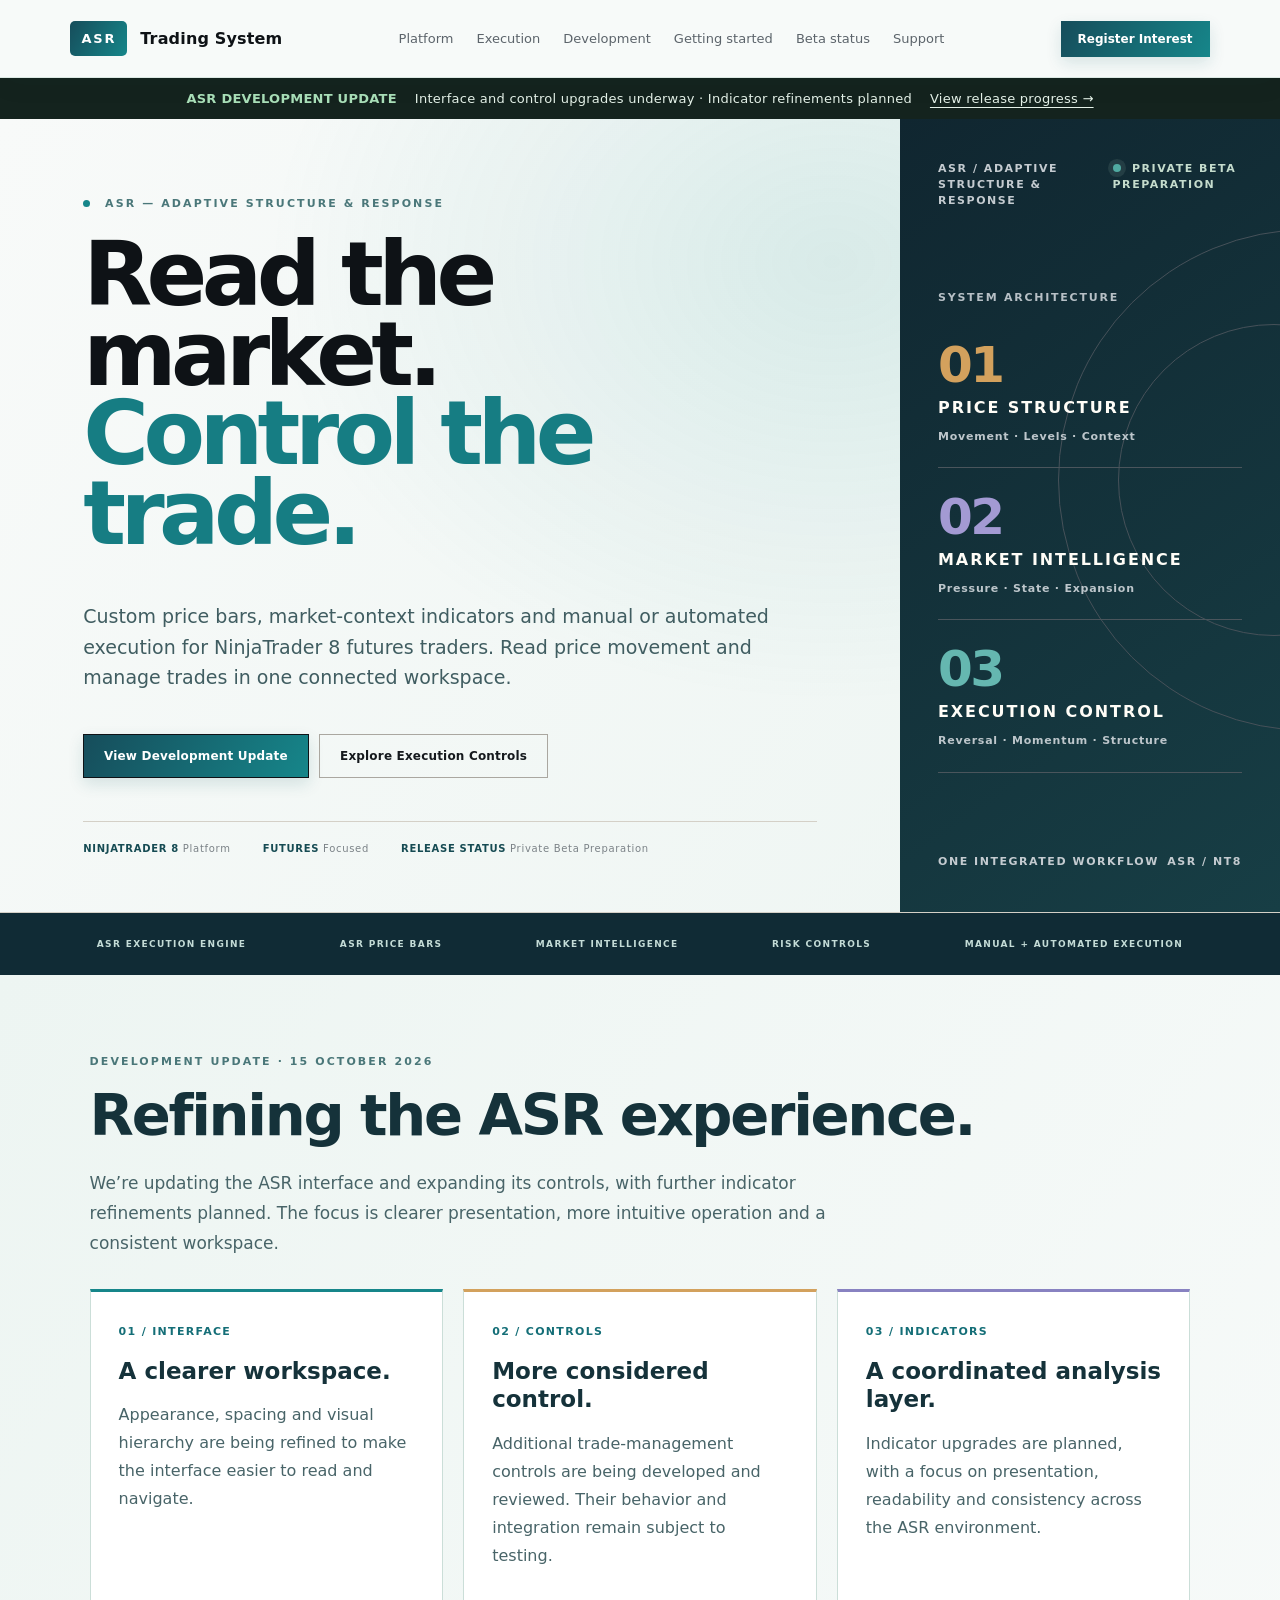
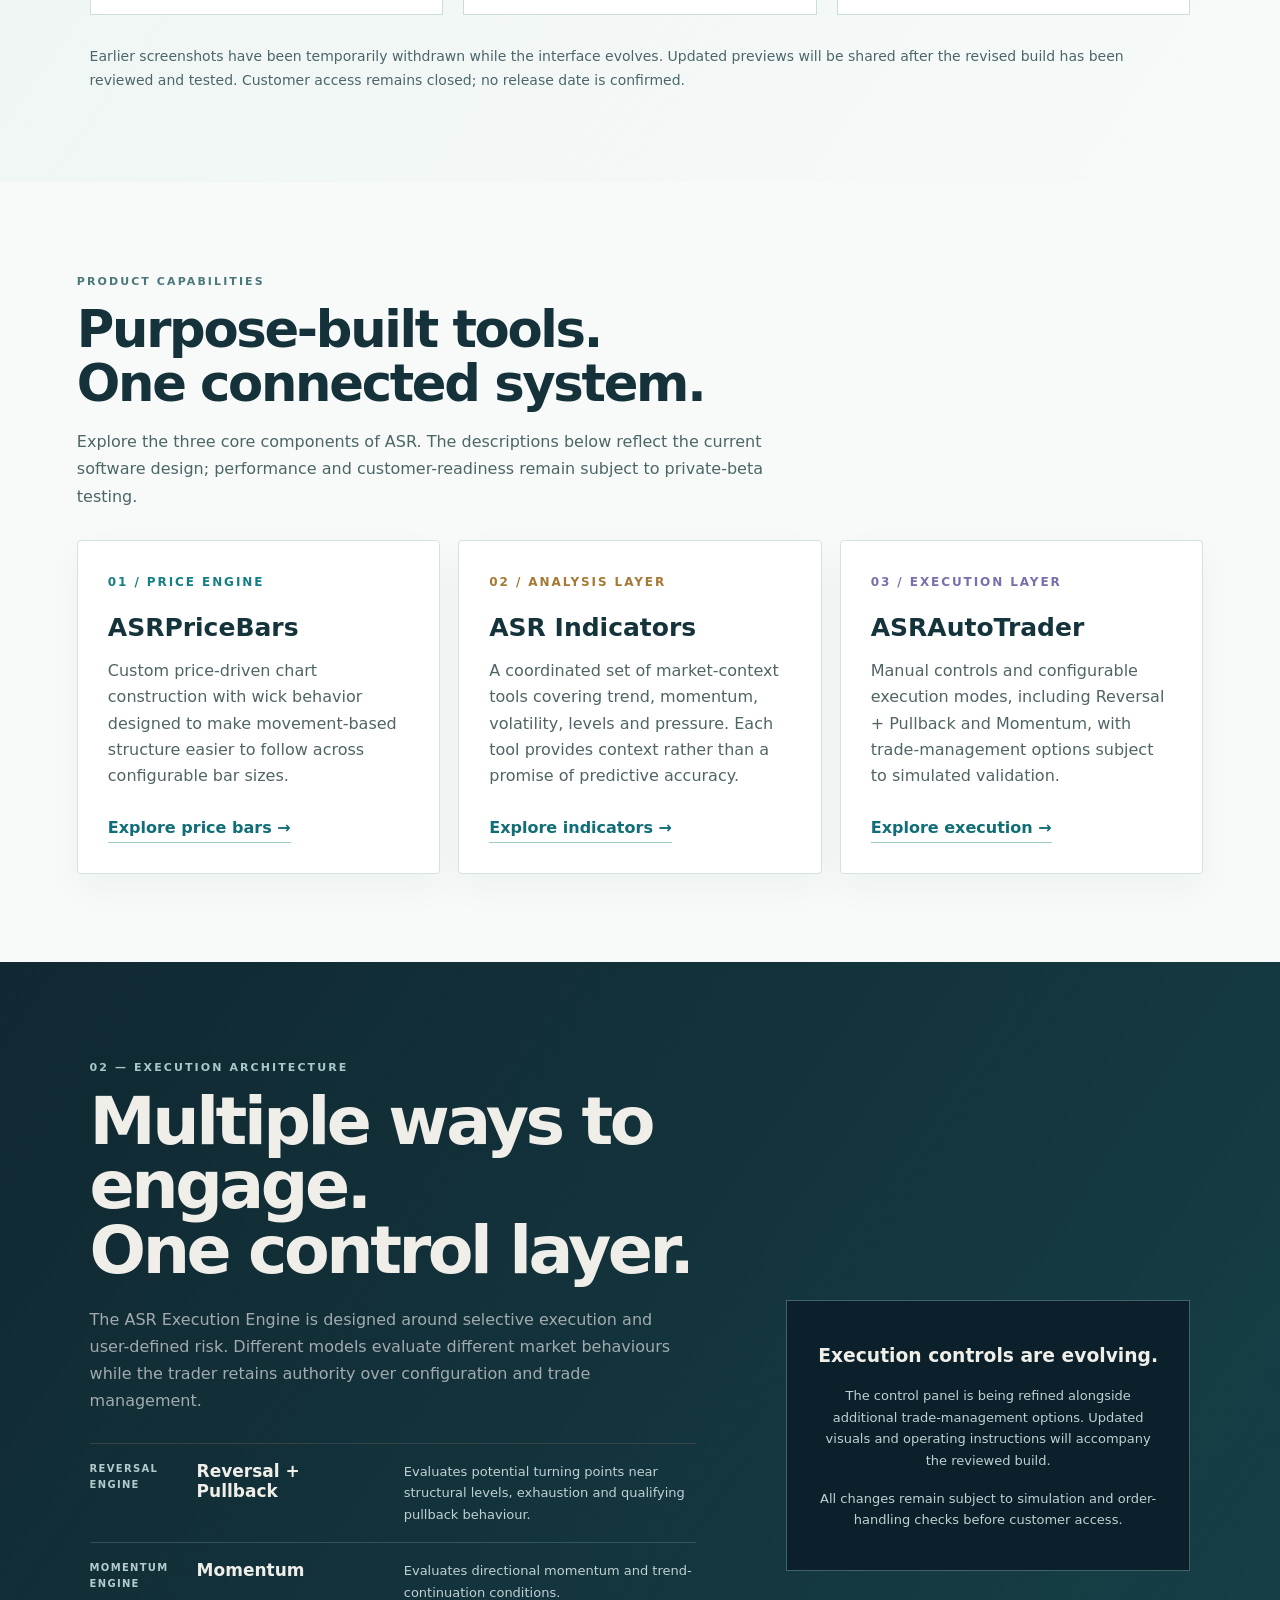
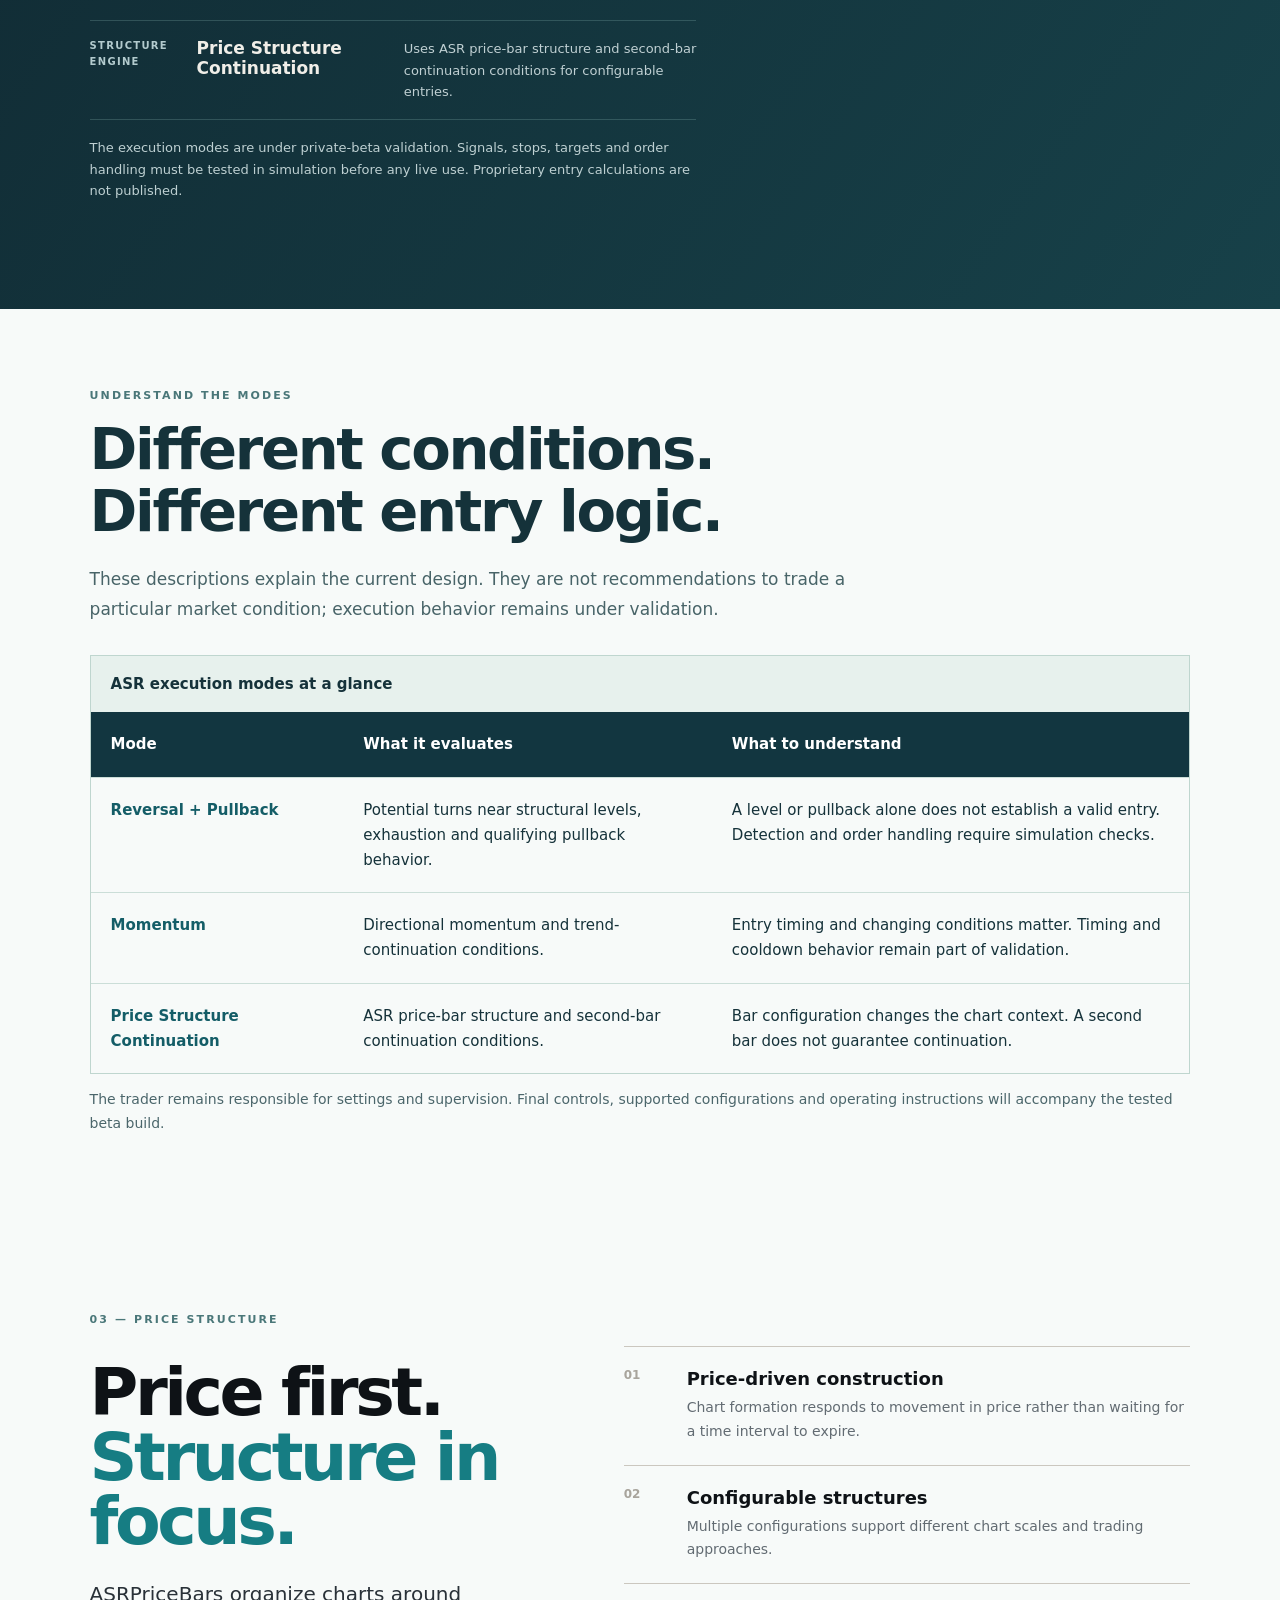
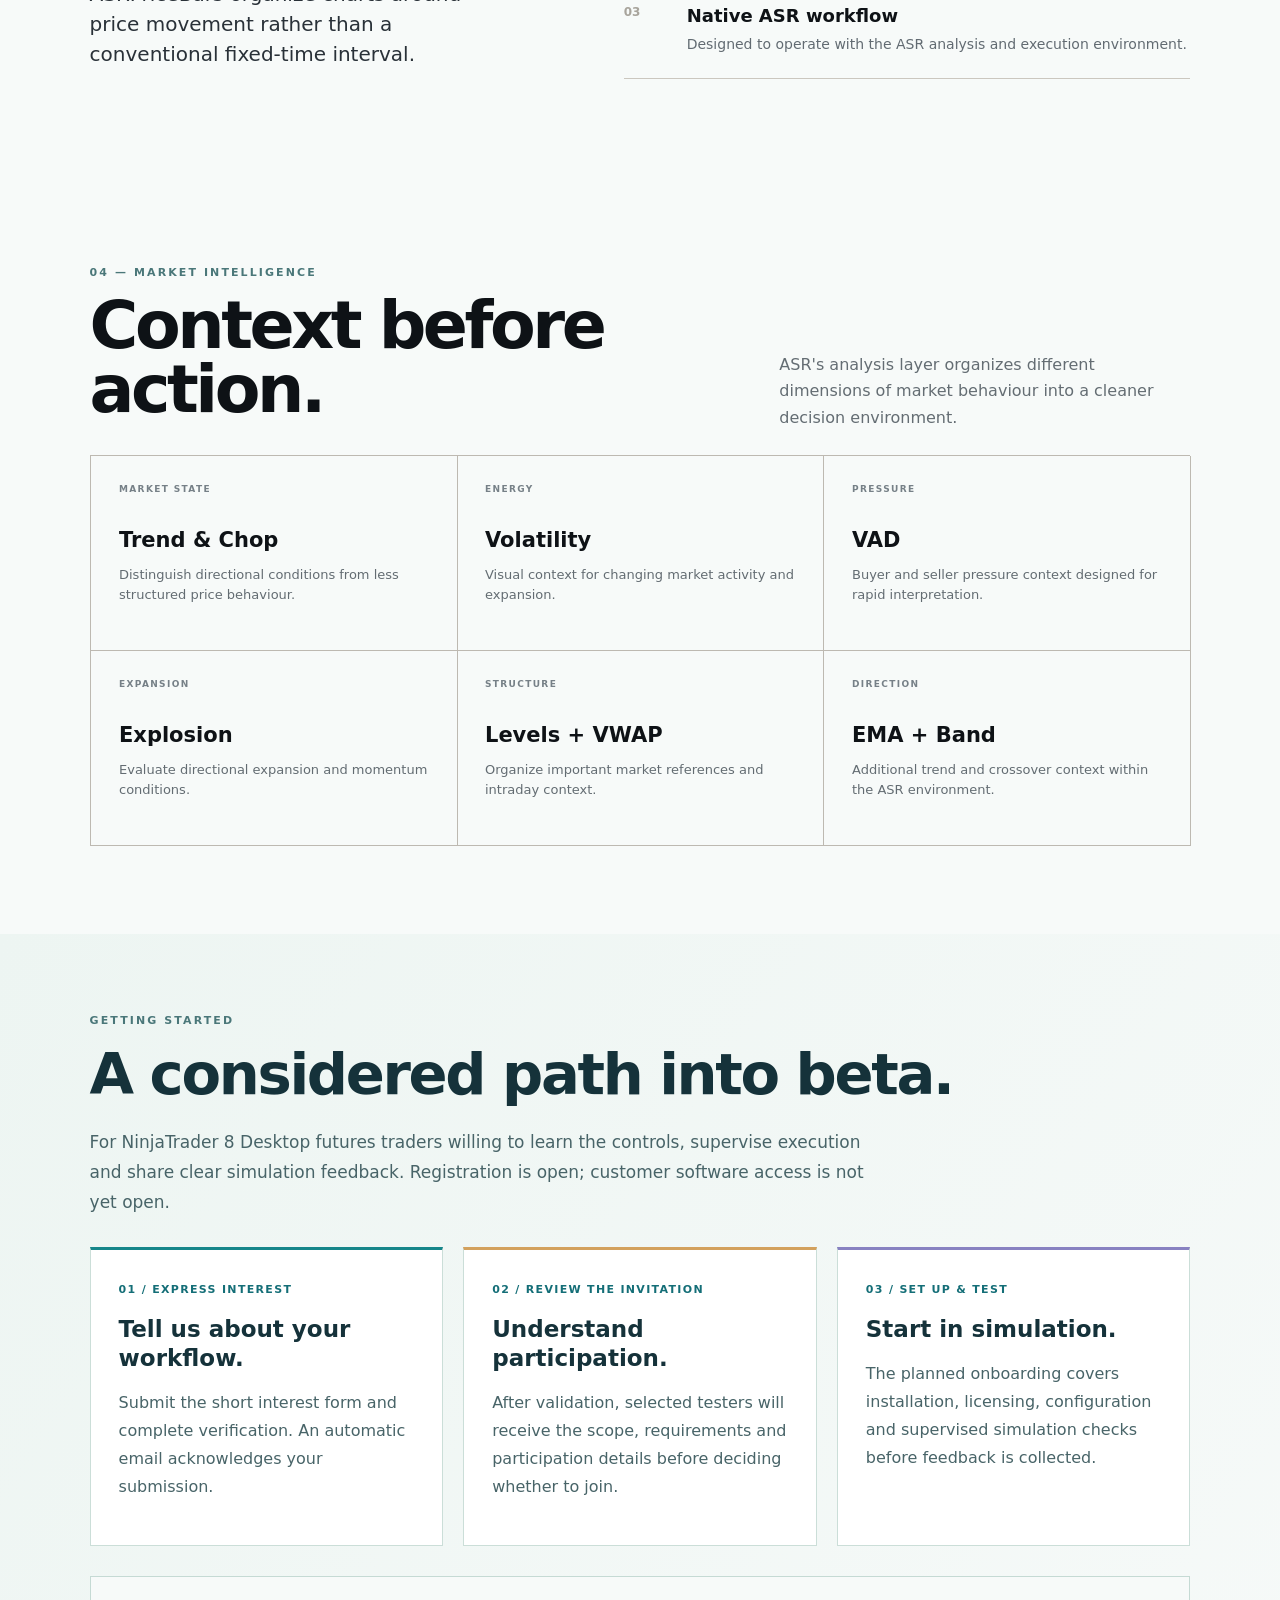
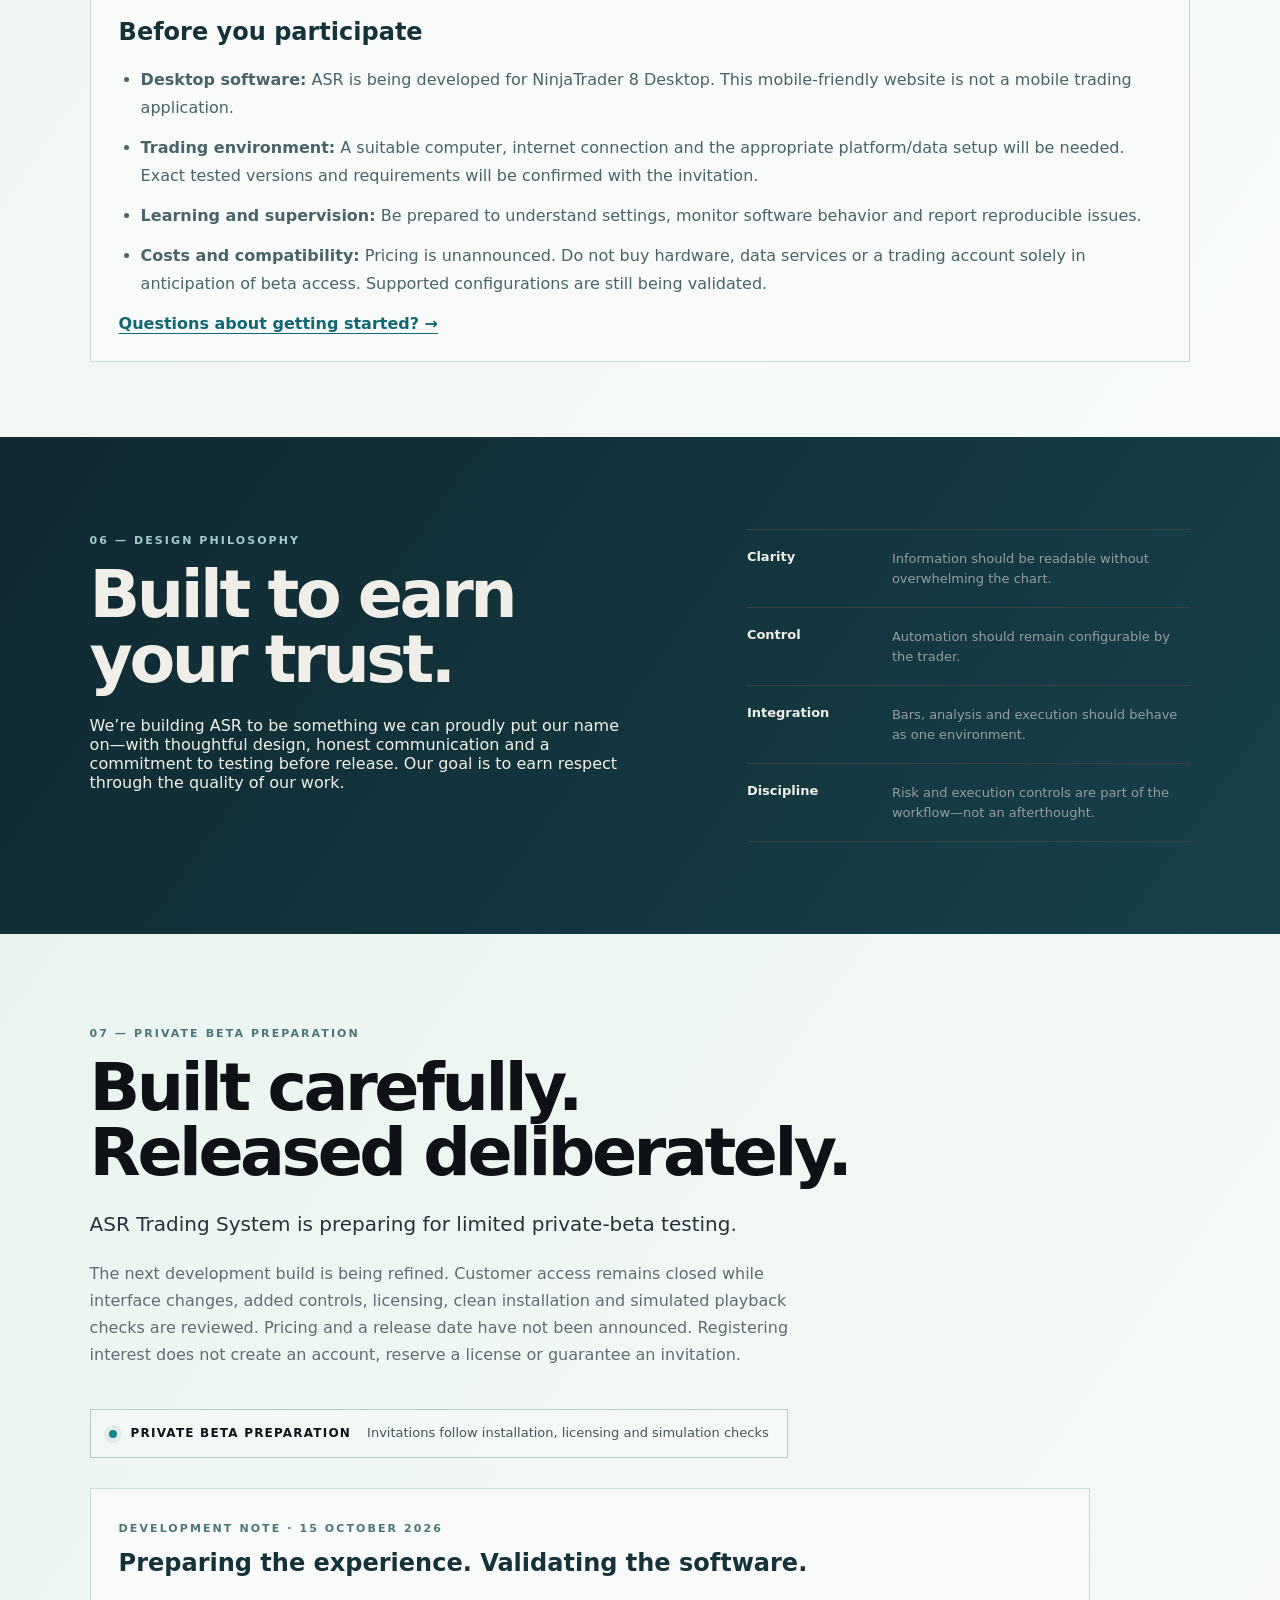
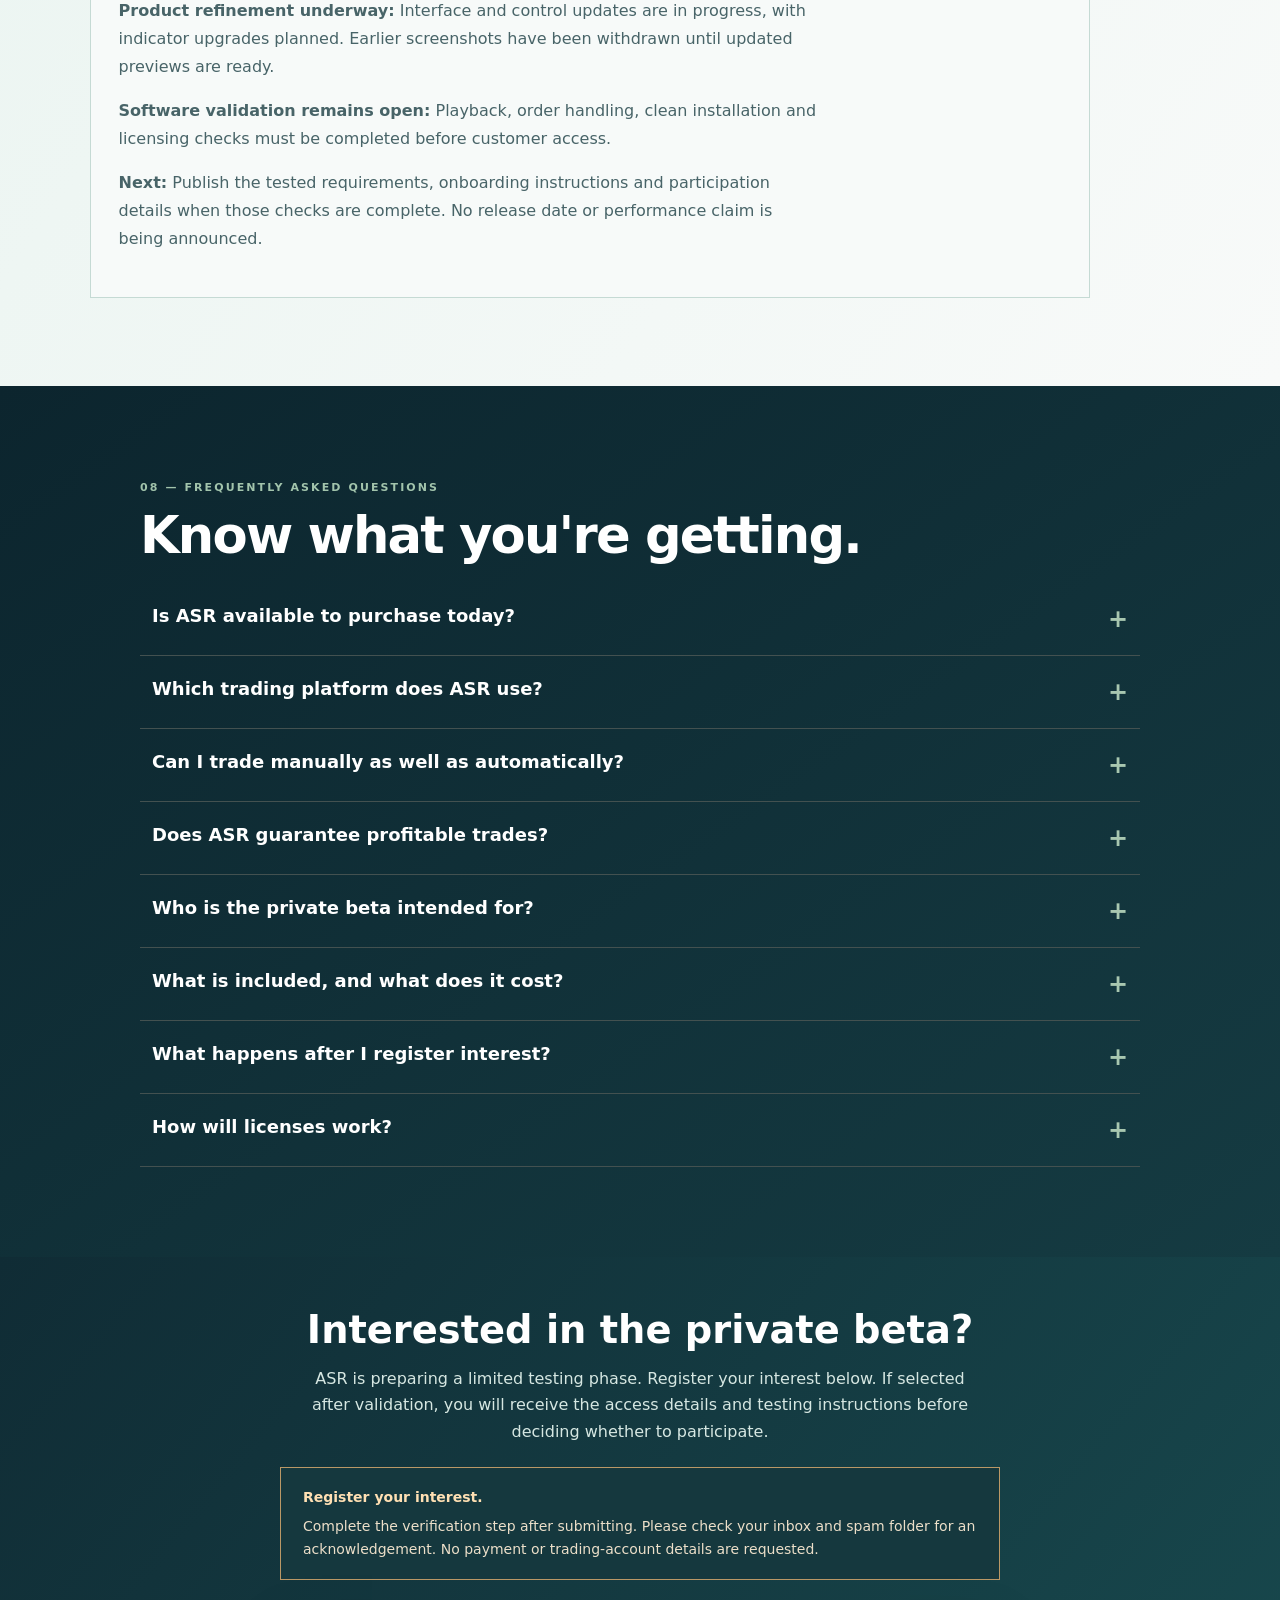
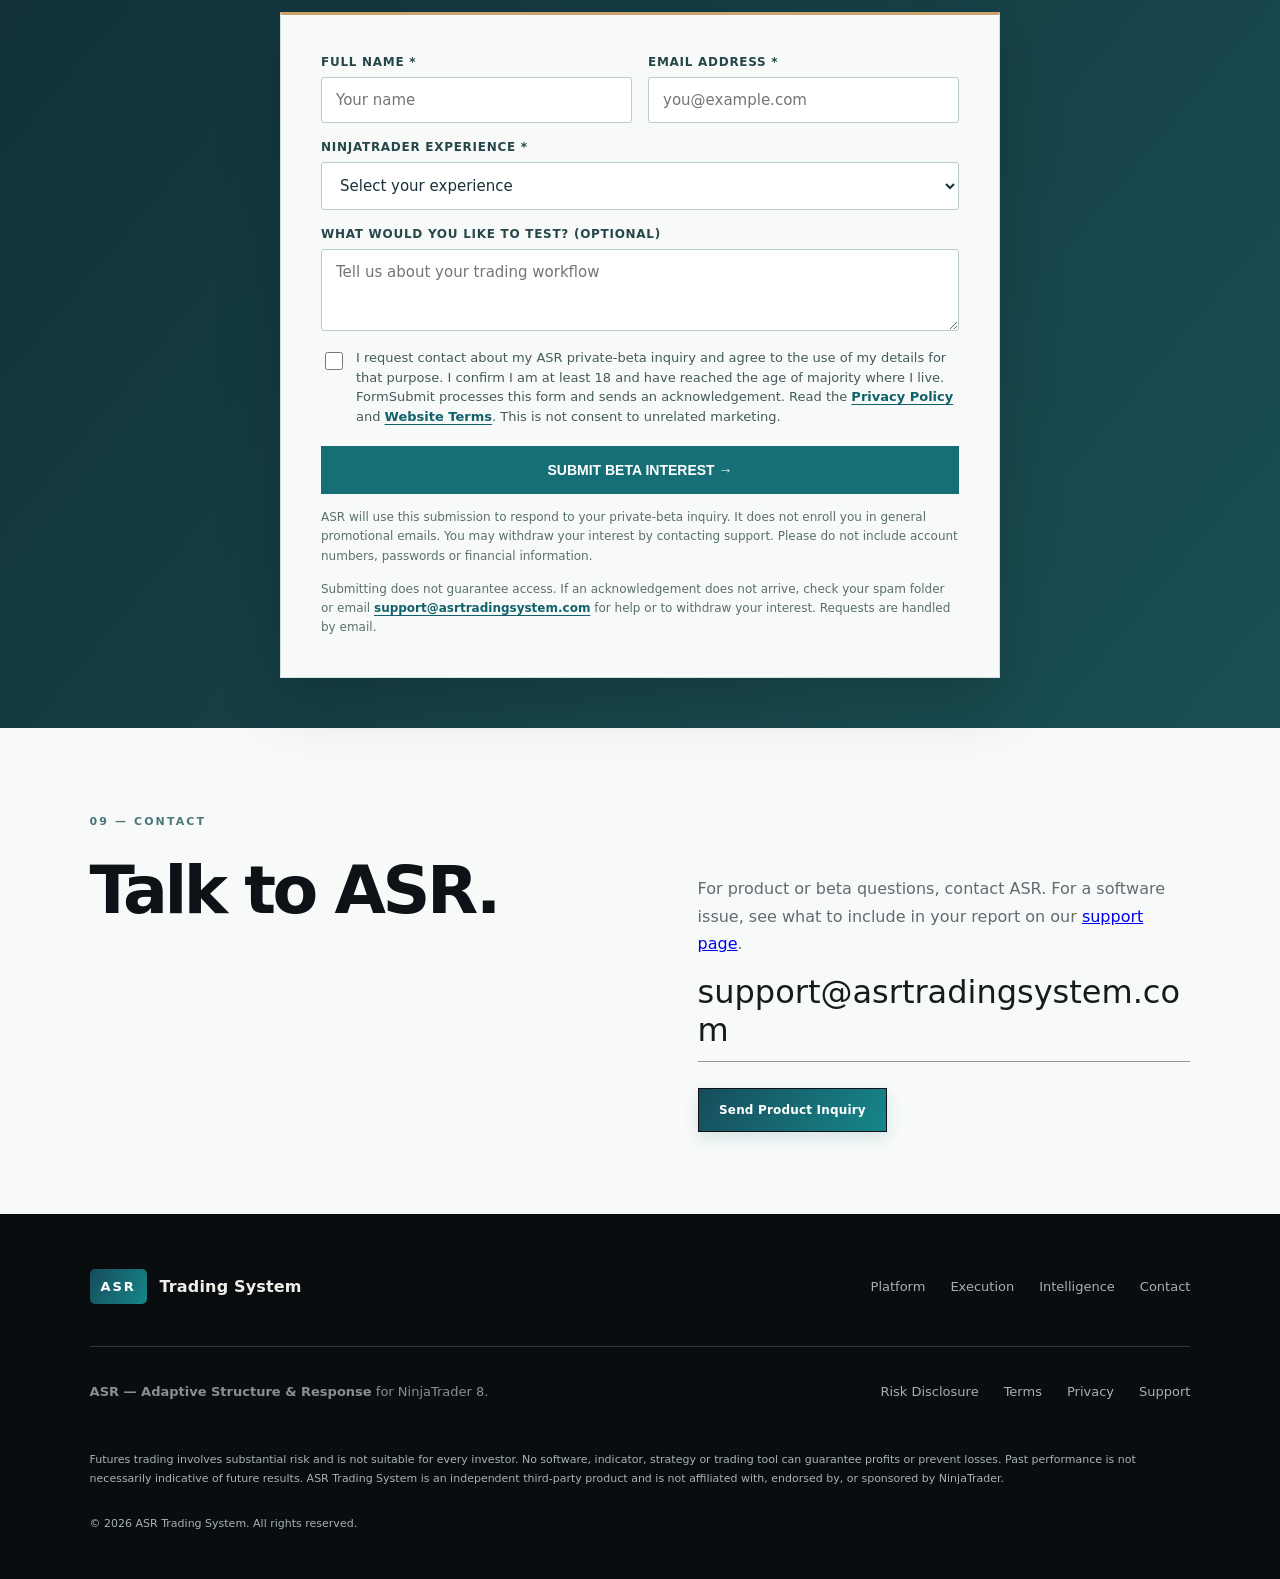
<file: index.html>
<!doctype html>
<html lang="en">
<head>
<meta charset="utf-8"><meta http-equiv="Content-Security-Policy" content="default-src 'none'; script-src 'self'; script-src-attr 'none'; style-src 'self'; style-src-attr 'none'; img-src 'self'; font-src 'self'; connect-src 'none'; object-src 'none'; frame-src 'none'; base-uri 'none'; form-action 'self' https://formsubmit.co; upgrade-insecure-requests"><meta name="referrer" content="strict-origin-when-cross-origin"><meta name="viewport" content="width=device-width,initial-scale=1">
<title>ASR Trading System | Adaptive Structure & Response</title>
<meta name="description" content="ASR Trading System develops professional NinjaTrader 8 futures trading software combining adaptive price structure, market intelligence and configurable execution control.">
<link rel="stylesheet" href="styles.css">
<link rel="canonical" href="https://asrtradingsystem.com/">
<meta name="theme-color" content="#112932">
<meta property="og:title" content="ASR Trading System | Price structure, context and execution">
<meta property="og:description" content="NinjaTrader 8 software in development: custom price bars, market-context indicators and configurable execution. Interface and indicator upgrades underway.">
<meta property="og:url" content="https://asrtradingsystem.com/">
<meta property="og:type" content="website">
<link rel="stylesheet" href="page-details.css">
<link rel="stylesheet" href="website-refinements.css"><link rel="stylesheet" href="beta-guide.css">
<script src="website.js" defer></script>
</head>
<body>
<a class="skip-link" href="#main-content">Skip to content</a>
<header class="nav"><a class="brand" href="#top"><span class="mark">ASR</span><span>Trading System</span></a><button class="menu-toggle" type="button" aria-expanded="false" aria-controls="primary-nav" hidden>Menu <span aria-hidden="true">☰</span></button><nav id="primary-nav" aria-label="Main navigation"><a href="#platform">Platform</a><a href="#execution">Execution</a><a href="#development">Development</a><a href="#getting-started">Getting started</a><a href="#release">Beta status</a><a href="support.html">Support</a></nav><a class="nav-cta" href="#beta">Register Interest</a></header>
<div class="beta-banner"><strong>ASR DEVELOPMENT UPDATE</strong><span>Interface and control upgrades underway · Indicator refinements planned</span><a href="#release">View release progress →</a></div><main id="top"><span id="main-content" tabindex="-1"></span>
<section class="hero"><div class="hero-inner"><div class="eyebrow"><i></i> ASR — ADAPTIVE STRUCTURE &amp; RESPONSE</div><h1>Read the market.<br><span>Control the trade.</span></h1><p class="lead">Custom price bars, market-context indicators and manual or automated execution for NinjaTrader 8 futures traders. Read price movement and manage trades in one connected workspace.</p><div class="actions"><a class="btn primary" href="#development">View Development Update</a><a class="btn ghost" href="#execution">Explore Execution Controls</a></div><div class="hero-meta"><span><b>NINJATRADER 8</b> Platform</span><span><b>FUTURES</b> Focused</span><span><b>RELEASE STATUS</b> Private Beta Preparation</span></div></div><aside class="hero-visual"><div class="visual-top"><span>ASR / ADAPTIVE STRUCTURE &amp; RESPONSE</span><span class="live"><i></i> PRIVATE BETA PREPARATION</span></div><div class="visual-core"><small>SYSTEM ARCHITECTURE</small><div class="workflow-item"><strong>01</strong><p>PRICE STRUCTURE</p><span>Movement · Levels · Context</span></div><div class="workflow-item"><strong>02</strong><p>MARKET INTELLIGENCE</p><span>Pressure · State · Expansion</span></div><div class="workflow-item"><strong>03</strong><p>EXECUTION CONTROL</p><span>Reversal · Momentum · Structure</span></div></div><div class="visual-foot"><span>ONE INTEGRATED WORKFLOW</span><span>ASR / NT8</span></div></aside></section>
<section class="trustbar"><span>ASR EXECUTION ENGINE</span><span>ASR PRICE BARS</span><span>MARKET INTELLIGENCE</span><span>RISK CONTROLS</span><span>MANUAL + AUTOMATED EXECUTION</span></section>

<span id="gallery"></span><section class="asr-guide guide-tint" id="development" aria-labelledby="development-title">
<span class="section-label">DEVELOPMENT UPDATE · <time datetime="2026-10-15">15 OCTOBER 2026</time></span>
<h2 id="development-title">Refining the ASR experience.</h2>
<p class="guide-lead">We’re updating the ASR interface and expanding its controls, with further indicator refinements planned. The focus is clearer presentation, more intuitive operation and a consistent workspace.</p>
<div class="guide-grid"><article><span class="guide-number">01 / INTERFACE</span><h3>A clearer workspace.</h3><p>Appearance, spacing and visual hierarchy are being refined to make the interface easier to read and navigate.</p></article><article><span class="guide-number">02 / CONTROLS</span><h3>More considered control.</h3><p>Additional trade-management controls are being developed and reviewed. Their behavior and integration remain subject to testing.</p></article><article><span class="guide-number">03 / INDICATORS</span><h3>A coordinated analysis layer.</h3><p>Indicator upgrades are planned, with a focus on presentation, readability and consistency across the ASR environment.</p></article></div>
<p class="guide-note">Earlier screenshots have been temporarily withdrawn while the interface evolves. Updated previews will be shared after the revised build has been reviewed and tested. Customer access remains closed; no release date is confirmed.</p>
</section>
<span id="capabilities"></span><section class="feature-spotlight" id="platform"><span class="section-label">PRODUCT CAPABILITIES</span><h2>Purpose-built tools.<br>One connected system.</h2><p>Explore the three core components of ASR. The descriptions below reflect the current software design; performance and customer-readiness remain subject to private-beta testing.</p><div class="feature-grid"><article class="feature-tile"><span class="feature-index">01 / PRICE ENGINE</span><h3>ASRPriceBars</h3><p>Custom price-driven chart construction with wick behavior designed to make movement-based structure easier to follow across configurable bar sizes.</p><a href="#pricebars">Explore price bars →</a></article><article class="feature-tile"><span class="feature-index">02 / ANALYSIS LAYER</span><h3>ASR Indicators</h3><p>A coordinated set of market-context tools covering trend, momentum, volatility, levels and pressure. Each tool provides context rather than a promise of predictive accuracy.</p><a href="#intelligence">Explore indicators →</a></article><article class="feature-tile"><span class="feature-index">03 / EXECUTION LAYER</span><h3>ASRAutoTrader</h3><p>Manual controls and configurable execution modes, including Reversal + Pullback and Momentum, with trade-management options subject to simulated validation.</p><a href="#execution">Explore execution →</a></article></div></section><section class="execution" id="execution"><div class="execution-copy"><span class="section-label light">02 — EXECUTION ARCHITECTURE</span><h2>Multiple ways to engage.<br>One control layer.</h2><p>The ASR Execution Engine is designed around selective execution and user-defined risk. Different models evaluate different market behaviours while the trader retains authority over configuration and trade management.</p><div class="engine-list"><div><small>REVERSAL ENGINE</small><b>Reversal + Pullback</b><span>Evaluates potential turning points near structural levels, exhaustion and qualifying pullback behaviour.</span></div><div><small>MOMENTUM ENGINE</small><b>Momentum</b><span>Evaluates directional momentum and trend-continuation conditions.</span></div><div><small>STRUCTURE ENGINE</small><b>Price Structure Continuation</b><span>Uses ASR price-bar structure and second-bar continuation conditions for configurable entries.</span></div></div><p class="development-note">The execution modes are under private-beta validation. Signals, stops, targets and order handling must be tested in simulation before any live use. Proprietary entry calculations are not published.</p></div><aside class="execution-preview" aria-label="Execution controls development status"><h3>Execution controls are evolving.</h3><p class="development-note">The control panel is being refined alongside additional trade-management options. Updated visuals and operating instructions will accompany the reviewed build.</p><p class="development-note">All changes remain subject to simulation and order-handling checks before customer access.</p></aside></section>
<section class="asr-guide" id="mode-guide" aria-labelledby="mode-title"><span class="section-label">UNDERSTAND THE MODES</span><h2 id="mode-title">Different conditions.<br>Different entry logic.</h2><p class="guide-lead">These descriptions explain the current design. They are not recommendations to trade a particular market condition; execution behavior remains under validation.</p><div class="mode-table-wrap" role="region" aria-label="Execution mode comparison, scroll horizontally on small screens" tabindex="0"><table class="mode-table"><caption>ASR execution modes at a glance</caption><thead><tr><th scope="col">Mode</th><th scope="col">What it evaluates</th><th scope="col">What to understand</th></tr></thead><tbody><tr><th scope="row">Reversal + Pullback</th><td>Potential turns near structural levels, exhaustion and qualifying pullback behavior.</td><td>A level or pullback alone does not establish a valid entry. Detection and order handling require simulation checks.</td></tr><tr><th scope="row">Momentum</th><td>Directional momentum and trend-continuation conditions.</td><td>Entry timing and changing conditions matter. Timing and cooldown behavior remain part of validation.</td></tr><tr><th scope="row">Price Structure Continuation</th><td>ASR price-bar structure and second-bar continuation conditions.</td><td>Bar configuration changes the chart context. A second bar does not guarantee continuation.</td></tr></tbody></table></div><p class="guide-note">The trader remains responsible for settings and supervision. Final controls, supported configurations and operating instructions will accompany the tested beta build.</p></section>
<section class="section price-section" id="pricebars"><div class="section-label">03 — PRICE STRUCTURE</div><div class="price-grid"><div><h2>Price first.<br><em>Structure in focus.</em></h2><p class="large-copy">ASRPriceBars organize charts around price movement rather than a conventional fixed-time interval.</p></div><div class="spec-stack"><div><span>01</span><b>Price-driven construction</b><p>Chart formation responds to movement in price rather than waiting for a time interval to expire.</p></div><div><span>02</span><b>Configurable structures</b><p>Multiple configurations support different chart scales and trading approaches.</p></div><div><span>03</span><b>Native ASR workflow</b><p>Designed to operate with the ASR analysis and execution environment.</p></div></div></div></section>
<section class="intelligence section" id="intelligence"><div class="section-label">04 — MARKET INTELLIGENCE</div><div class="section-head"><h2>Context before action.</h2><p>ASR's analysis layer organizes different dimensions of market behaviour into a cleaner decision environment.</p></div><div class="intel-grid"><article><small>MARKET STATE</small><b>Trend &amp; Chop</b><p>Distinguish directional conditions from less structured price behaviour.</p></article><article><small>ENERGY</small><b>Volatility</b><p>Visual context for changing market activity and expansion.</p></article><article><small>PRESSURE</small><b>VAD</b><p>Buyer and seller pressure context designed for rapid interpretation.</p></article><article><small>EXPANSION</small><b>Explosion</b><p>Evaluate directional expansion and momentum conditions.</p></article><article><small>STRUCTURE</small><b>Levels + VWAP</b><p>Organize important market references and intraday context.</p></article><article><small>DIRECTION</small><b>EMA + Band</b><p>Additional trend and crossover context within the ASR environment.</p></article></div></section>
<span id="workflow"></span><section class="asr-guide guide-tint" id="getting-started"><span class="section-label">GETTING STARTED</span><h2>A considered path into beta.</h2><p class="guide-lead">For NinjaTrader 8 Desktop futures traders willing to learn the controls, supervise execution and share clear simulation feedback. Registration is open; customer software access is not yet open.</p><div class="guide-grid"><article><span class="guide-number">01 / EXPRESS INTEREST</span><h3>Tell us about your workflow.</h3><p>Submit the short interest form and complete verification. An automatic email acknowledges your submission.</p></article><article><span class="guide-number">02 / REVIEW THE INVITATION</span><h3>Understand participation.</h3><p>After validation, selected testers will receive the scope, requirements and participation details before deciding whether to join.</p></article><article><span class="guide-number">03 / SET UP &amp; TEST</span><h3>Start in simulation.</h3><p>The planned onboarding covers installation, licensing, configuration and supervised simulation checks before feedback is collected.</p></article></div><div class="requirements"><h3>Before you participate</h3><ul><li><strong>Desktop software:</strong> ASR is being developed for NinjaTrader 8 Desktop. This mobile-friendly website is not a mobile trading application.</li><li><strong>Trading environment:</strong> A suitable computer, internet connection and the appropriate platform/data setup will be needed. Exact tested versions and requirements will be confirmed with the invitation.</li><li><strong>Learning and supervision:</strong> Be prepared to understand settings, monitor software behavior and report reproducible issues.</li><li><strong>Costs and compatibility:</strong> Pricing is unannounced. Do not buy hardware, data services or a trading account solely in anticipation of beta access. Supported configurations are still being validated.</li></ul><a class="guide-link" href="support.html">Questions about getting started? →</a></div></section>
<section class="philosophy" id="philosophy"><div><span class="section-label light">06 — DESIGN PHILOSOPHY</span><h2>Built to earn your trust.</h2><p>We’re building ASR to be something we can proudly put our name on—with thoughtful design, honest communication and a commitment to testing before release. Our goal is to earn respect through the quality of our work.</p></div><div class="principles"><p><b>Clarity</b><span>Information should be readable without overwhelming the chart.</span></p><p><b>Control</b><span>Automation should remain configurable by the trader.</span></p><p><b>Integration</b><span>Bars, analysis and execution should behave as one environment.</span></p><p><b>Discipline</b><span>Risk and execution controls are part of the workflow—not an afterthought.</span></p></div></section>
<section class="section release" id="release"><div><span class="section-label">07 — PRIVATE BETA PREPARATION</span><h2>Built carefully.<br>Released deliberately.</h2><p class="large-copy">ASR Trading System is preparing for limited private-beta testing.</p><p>The next development build is being refined. Customer access remains closed while interface changes, added controls, licensing, clean installation and simulated playback checks are reviewed. Pricing and a release date have not been announced. Registering interest does not create an account, reserve a license or guarantee an invitation.</p><div class="release-badge"><i></i><div><b>PRIVATE BETA PREPARATION</b><span>Invitations follow installation, licensing and simulation checks</span></div></div><div class="development-update"><span class="section-label">DEVELOPMENT NOTE · <time datetime="2026-10-15">15 OCTOBER 2026</time></span><h3>Preparing the experience. Validating the software.</h3><p><strong>Product refinement underway:</strong> Interface and control updates are in progress, with indicator upgrades planned. Earlier screenshots have been withdrawn until updated previews are ready.</p><p><strong>Software validation remains open:</strong> Playback, order handling, clean installation and licensing checks must be completed before customer access.</p><p><strong>Next:</strong> Publish the tested requirements, onboarding instructions and participation details when those checks are complete. No release date or performance claim is being announced.</p></div></div></section>
<section class="faq-wrap" id="faq"><span class="section-label">08 — FREQUENTLY ASKED QUESTIONS</span><h2>Know what you're getting.</h2><details><summary>Is ASR available to purchase today?</summary><p>Not yet. ASR is preparing for limited private-beta testing. Public availability and pricing will be announced only after validation and vendor onboarding are complete.</p></details><details><summary>Which trading platform does ASR use?</summary><p>ASR is being developed for NinjaTrader 8 Desktop, with a focus on futures trading.</p></details><details><summary>Can I trade manually as well as automatically?</summary><p>Yes. ASR includes manual controls and configurable execution modes such as Reversal + Pullback and Momentum. Automated order handling requires careful simulation testing.</p></details><details><summary>Does ASR guarantee profitable trades?</summary><p>No. ASR provides software tools, not guaranteed outcomes. Futures trading can result in substantial losses, and simulated results may differ from live trading.</p></details><details><summary>Who is the private beta intended for?</summary><p>Futures traders who use NinjaTrader 8 and are willing to evaluate the ASR workflow in simulation and report issues. ASR requires trader supervision and configuration; the beta is not a promise of trading results.</p></details><details><summary>What is included, and what does it cost?</summary><p>The planned environment brings together ASRPriceBars, ASR indicators and execution controls. Final package contents, pricing, support and license terms will be confirmed before commercial purchase. There is currently no checkout on this website.</p></details><details><summary>What happens after I register interest?</summary><p>Interest is not an invitation or a license reservation. After installation, licensing and simulation checks, selected testers will receive participation details. You will receive an automatic email acknowledging your submission. Check your spam folder if it does not arrive. For help, email support@asrtradingsystem.com.</p></details><details><summary>How will licenses work?</summary><p>Licensing integration is under validation. Device restrictions, customer activation and renewal procedures will be confirmed before customer release.</p></details></section>
<section class="beta-invite" id="beta"><h2>Interested in the private beta?</h2><p>ASR is preparing a limited testing phase. Register your interest below. If selected after validation, you will receive the access details and testing instructions before deciding whether to participate.</p><p class="contact-notice"><strong>Register your interest.</strong> Complete the verification step after submitting. Please check your inbox and spam folder for an acknowledgement. No payment or trading-account details are requested.</p><form class="beta-form" action="https://formsubmit.co/support@asrtradingsystem.com" method="POST"><input type="hidden" name="Form notice version" value="2026-10-14"><input type="hidden" name="_subject" value="ASR Private Beta Interest — Website Form"><input type="hidden" name="_captcha" value="true"><input type="hidden" name="_next" value="https://asrtradingsystem.com/thank-you.html"><input type="hidden" name="_autoresponse" value="Thank you for registering your interest in the ASR Trading System private beta. This automatic email acknowledges your form submission; it is not an invitation, license reservation or guarantee of access. ASR is still completing validation. If selected, you will receive participation details and testing instructions before deciding whether to join. For questions or to withdraw your beta interest, email support@asrtradingsystem.com. Privacy information: https://asrtradingsystem.com/privacy.html. — ASR Trading System"><input class="asr-detail-2" type="text" name="_honey" tabindex="-1" autocomplete="off"><div class="beta-form-grid"><div class="beta-field"><label for="beta-name">FULL NAME *</label><input id="beta-name" name="Name" type="text" autocomplete="name" maxlength="100" required placeholder="Your name"></div><div class="beta-field"><label for="beta-email">EMAIL ADDRESS *</label><input id="beta-email" name="email" type="email" autocomplete="email" maxlength="180" required placeholder="you@example.com"></div></div><div class="beta-field"><label for="beta-experience">NINJATRADER EXPERIENCE *</label><select id="beta-experience" name="NinjaTrader experience" required><option value="" selected disabled>Select your experience</option><option>New to NinjaTrader</option><option>Less than 1 year</option><option>1–3 years</option><option>3+ years</option></select></div><div class="beta-field"><label for="beta-message">WHAT WOULD YOU LIKE TO TEST? (OPTIONAL)</label><textarea id="beta-message" name="Testing interests" rows="3" maxlength="1000" placeholder="Tell us about your trading workflow"></textarea></div><label class="beta-consent"><input type="checkbox" name="Consent" value="I request contact about my ASR private-beta inquiry; I confirm adult eligibility and acknowledge the Privacy Policy and Website Terms dated 2026-10-14. No unrelated marketing consent." required><span>I request contact about my ASR private-beta inquiry and agree to the use of my details for that purpose. I confirm I am at least 18 and have reached the age of majority where I live. FormSubmit processes this form and sends an acknowledgement. Read the <a href="privacy.html">Privacy Policy</a> and <a href="terms.html">Website Terms</a>. This is not consent to unrelated marketing.</span></label><button type="submit">SUBMIT BETA INTEREST →</button><p class="form-fine">ASR will use this submission to respond to your private-beta inquiry. It does not enroll you in general promotional emails. You may withdraw your interest by contacting support. Please do not include account numbers, passwords or financial information.</p><p class="form-fine">Submitting does not guarantee access. If an acknowledgement does not arrive, check your spam folder or email <a href="mailto:support@asrtradingsystem.com?subject=ASR%20Private%20Beta%20Interest">support@asrtradingsystem.com</a> for help or to withdraw your interest. Requests are handled by email.</p></form></section>
<section class="contact section" id="contact"><span class="section-label">09 — CONTACT</span><div class="contact-grid"><h2>Talk to ASR.</h2><div><p>For product or beta questions, contact ASR. For a software issue, see what to include in your report on our <a href="support.html">support page</a>.</p><a class="email" href="mailto:support@asrtradingsystem.com">support@asrtradingsystem.com</a><a class="btn primary" href="mailto:support@asrtradingsystem.com?subject=ASR%20Product%20Inquiry">Send Product Inquiry</a></div></div></section>
</main>
<footer><div class="footer-top"><a class="brand footer-brand" href="#top"><span class="mark">ASR</span><span>Trading System</span></a><div class="footer-nav"><a href="#platform">Platform</a><a href="#execution">Execution</a><a href="#intelligence">Intelligence</a><a href="#contact">Contact</a></div></div><div class="footer-mid"><p><b>ASR — Adaptive Structure &amp; Response</b> for NinjaTrader 8.</p><div class="legal"><a href="risk.html">Risk Disclosure</a><a href="terms.html">Terms</a><a href="privacy.html">Privacy</a><a href="support.html">Support</a></div></div><p class="fine">Futures trading involves substantial risk and is not suitable for every investor. No software, indicator, strategy or trading tool can guarantee profits or prevent losses. Past performance is not necessarily indicative of future results. ASR Trading System is an independent third-party product and is not affiliated with, endorsed by, or sponsored by NinjaTrader.</p><p class="copy">© 2026 ASR Trading System. All rights reserved.</p></footer>
</body></html>
</file>
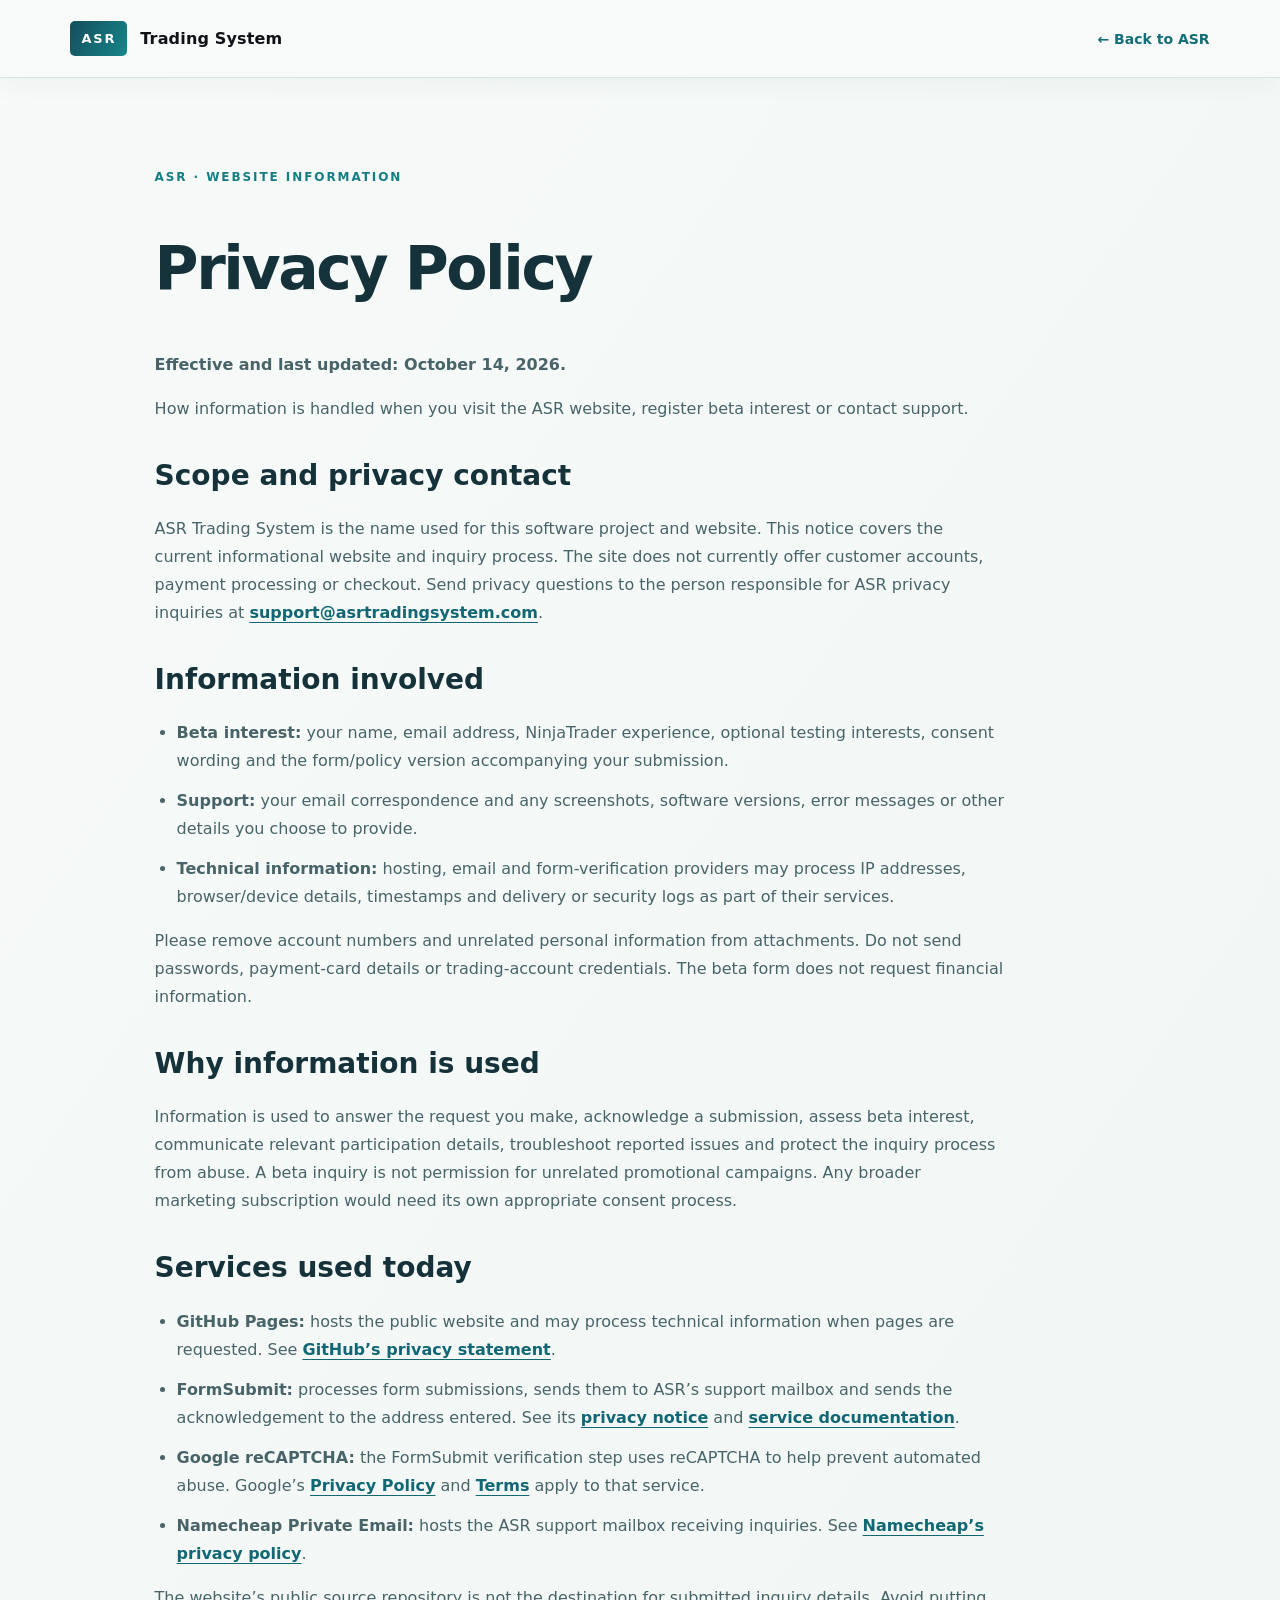
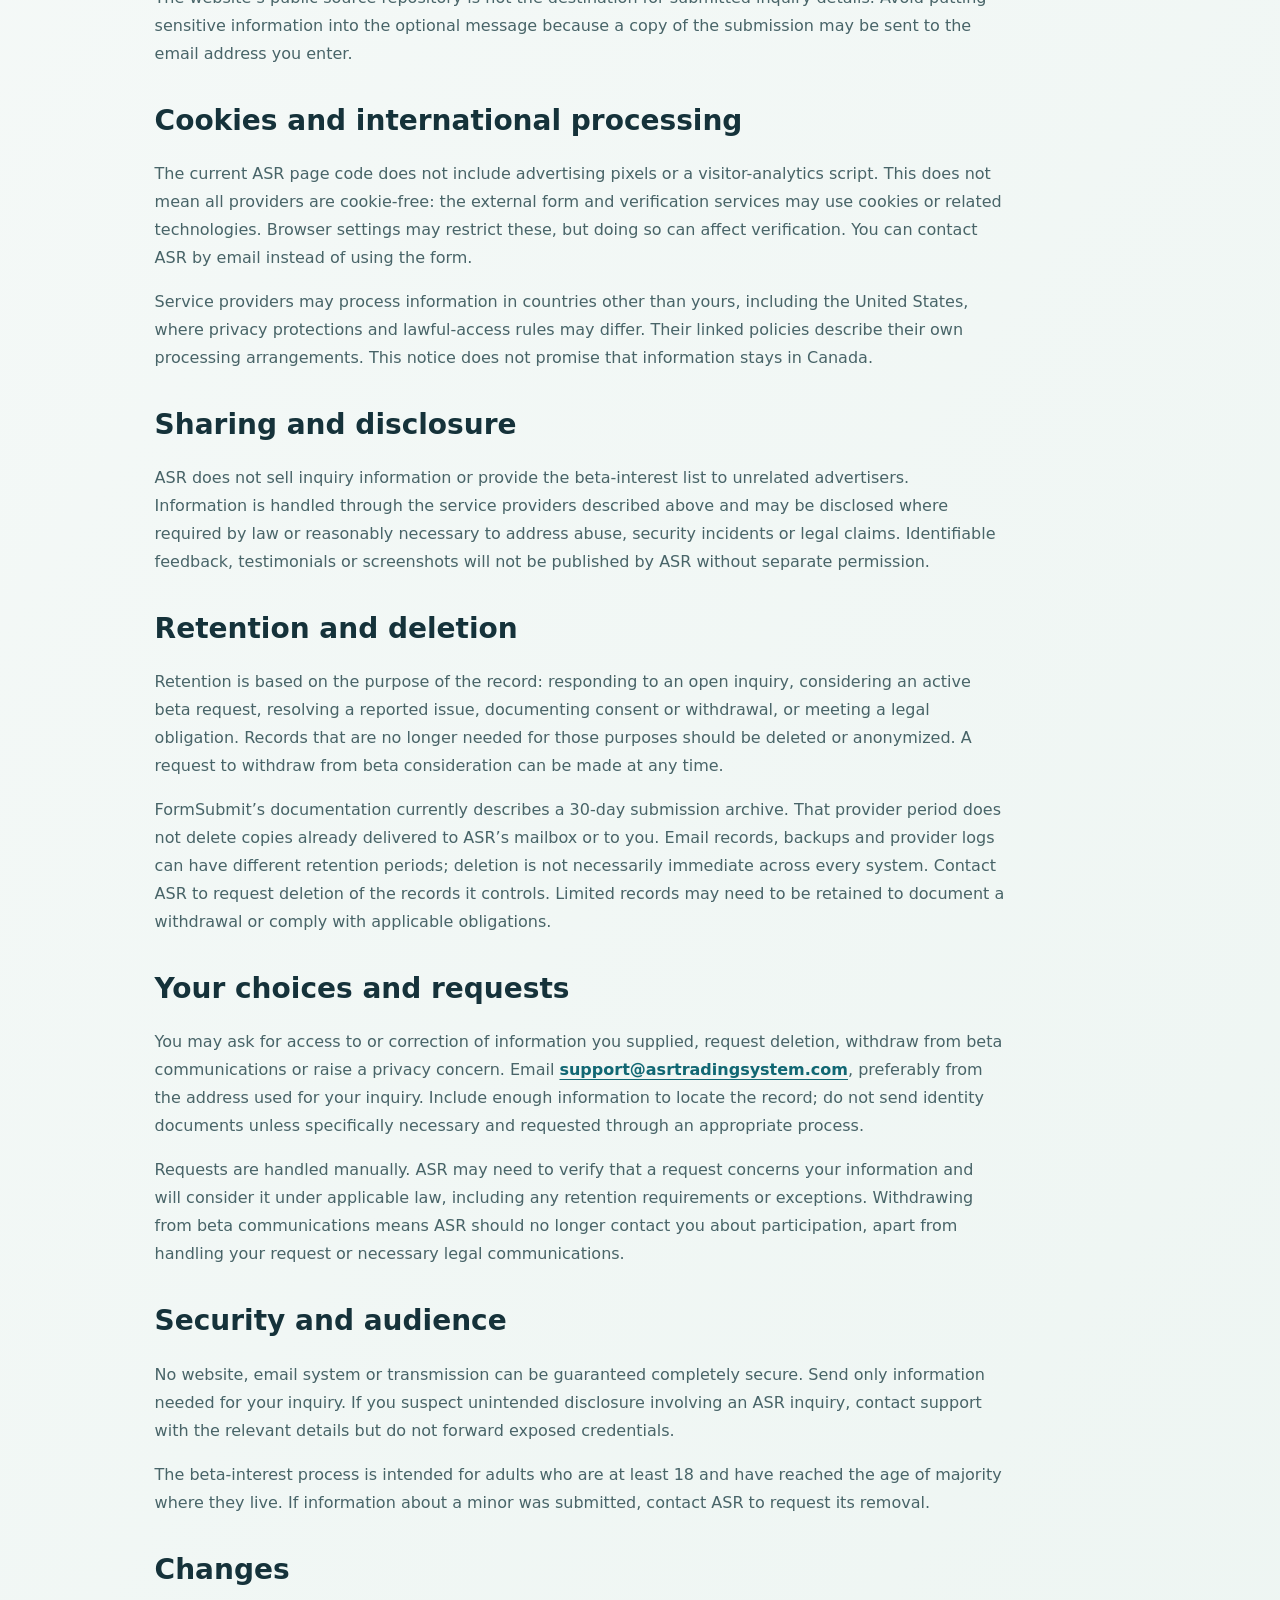
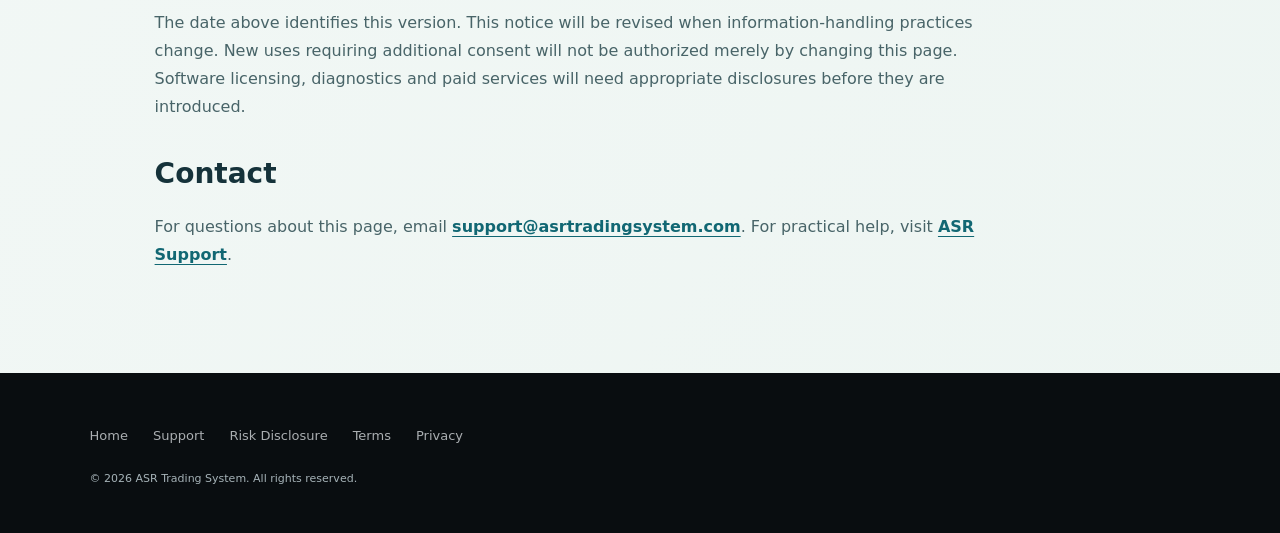
<file: privacy.html>
<!doctype html><html lang="en"><head><meta charset="utf-8"><meta http-equiv="Content-Security-Policy" content="default-src 'none'; script-src 'self'; script-src-attr 'none'; style-src 'self'; style-src-attr 'none'; img-src 'self'; font-src 'self'; connect-src 'none'; object-src 'none'; frame-src 'none'; base-uri 'none'; form-action 'self' https://formsubmit.co; upgrade-insecure-requests"><meta name="referrer" content="strict-origin-when-cross-origin"><meta name="viewport" content="width=device-width,initial-scale=1"><title>Privacy Policy | ASR Trading System</title><meta name="description" content="How information is handled when you visit the ASR website, register beta interest or contact support."><link rel="stylesheet" href="styles.css"><link rel="stylesheet" href="website-refinements.css"><link rel="stylesheet" href="beta-guide.css"><link rel="stylesheet" href="page-details.css"></head><body class="legal-page"><a class="skip-link" href="#main-content">Skip to content</a><header class="nav"><a class="brand" href="index.html"><span class="mark">ASR</span><span>Trading System</span></a><a class="legal-back" href="index.html">← Back to ASR</a></header><main id="main-content"><section class="section"><span class="kicker">ASR · WEBSITE INFORMATION</span><h1>Privacy Policy</h1><div class="support-copy"><p><strong>Effective and last updated: <time datetime="2026-10-14">October 14, 2026</time>.</strong></p><p>How information is handled when you visit the ASR website, register beta interest or contact support.</p>
<h2>Scope and privacy contact</h2><p>ASR Trading System is the name used for this software project and website. This notice covers the current informational website and inquiry process. The site does not currently offer customer accounts, payment processing or checkout. Send privacy questions to the person responsible for ASR privacy inquiries at <a href="mailto:support@asrtradingsystem.com?subject=ASR%20Privacy%20Request">support@asrtradingsystem.com</a>.</p>
<h2>Information involved</h2><ul><li><strong>Beta interest:</strong> your name, email address, NinjaTrader experience, optional testing interests, consent wording and the form/policy version accompanying your submission.</li><li><strong>Support:</strong> your email correspondence and any screenshots, software versions, error messages or other details you choose to provide.</li><li><strong>Technical information:</strong> hosting, email and form-verification providers may process IP addresses, browser/device details, timestamps and delivery or security logs as part of their services.</li></ul><p>Please remove account numbers and unrelated personal information from attachments. Do not send passwords, payment-card details or trading-account credentials. The beta form does not request financial information.</p>
<h2>Why information is used</h2><p>Information is used to answer the request you make, acknowledge a submission, assess beta interest, communicate relevant participation details, troubleshoot reported issues and protect the inquiry process from abuse. A beta inquiry is not permission for unrelated promotional campaigns. Any broader marketing subscription would need its own appropriate consent process.</p>
<h2>Services used today</h2><ul><li><strong>GitHub Pages:</strong> hosts the public website and may process technical information when pages are requested. See <a href="https://docs.github.com/en/site-policy/privacy-policies/github-general-privacy-statement">GitHub’s privacy statement</a>.</li><li><strong>FormSubmit:</strong> processes form submissions, sends them to ASR’s support mailbox and sends the acknowledgement to the address entered. See its <a href="https://formsubmit.co/privacy.pdf">privacy notice</a> and <a href="https://formsubmit.co/documentation">service documentation</a>.</li><li><strong>Google reCAPTCHA:</strong> the FormSubmit verification step uses reCAPTCHA to help prevent automated abuse. Google’s <a href="https://policies.google.com/privacy">Privacy Policy</a> and <a href="https://policies.google.com/terms">Terms</a> apply to that service.</li><li><strong>Namecheap Private Email:</strong> hosts the ASR support mailbox receiving inquiries. See <a href="https://www.namecheap.com/legal/general/privacy-policy/">Namecheap’s privacy policy</a>.</li></ul><p>The website’s public source repository is not the destination for submitted inquiry details. Avoid putting sensitive information into the optional message because a copy of the submission may be sent to the email address you enter.</p>
<h2>Cookies and international processing</h2><p>The current ASR page code does not include advertising pixels or a visitor-analytics script. This does not mean all providers are cookie-free: the external form and verification services may use cookies or related technologies. Browser settings may restrict these, but doing so can affect verification. You can contact ASR by email instead of using the form.</p><p>Service providers may process information in countries other than yours, including the United States, where privacy protections and lawful-access rules may differ. Their linked policies describe their own processing arrangements. This notice does not promise that information stays in Canada.</p>
<h2>Sharing and disclosure</h2><p>ASR does not sell inquiry information or provide the beta-interest list to unrelated advertisers. Information is handled through the service providers described above and may be disclosed where required by law or reasonably necessary to address abuse, security incidents or legal claims. Identifiable feedback, testimonials or screenshots will not be published by ASR without separate permission.</p>
<h2>Retention and deletion</h2><p>Retention is based on the purpose of the record: responding to an open inquiry, considering an active beta request, resolving a reported issue, documenting consent or withdrawal, or meeting a legal obligation. Records that are no longer needed for those purposes should be deleted or anonymized. A request to withdraw from beta consideration can be made at any time.</p><p>FormSubmit’s documentation currently describes a 30-day submission archive. That provider period does not delete copies already delivered to ASR’s mailbox or to you. Email records, backups and provider logs can have different retention periods; deletion is not necessarily immediate across every system. Contact ASR to request deletion of the records it controls. Limited records may need to be retained to document a withdrawal or comply with applicable obligations.</p>
<h2>Your choices and requests</h2><p>You may ask for access to or correction of information you supplied, request deletion, withdraw from beta communications or raise a privacy concern. Email <a href="mailto:support@asrtradingsystem.com?subject=ASR%20Privacy%20Request">support@asrtradingsystem.com</a>, preferably from the address used for your inquiry. Include enough information to locate the record; do not send identity documents unless specifically necessary and requested through an appropriate process.</p><p>Requests are handled manually. ASR may need to verify that a request concerns your information and will consider it under applicable law, including any retention requirements or exceptions. Withdrawing from beta communications means ASR should no longer contact you about participation, apart from handling your request or necessary legal communications.</p>
<h2>Security and audience</h2><p>No website, email system or transmission can be guaranteed completely secure. Send only information needed for your inquiry. If you suspect unintended disclosure involving an ASR inquiry, contact support with the relevant details but do not forward exposed credentials.</p><p>The beta-interest process is intended for adults who are at least 18 and have reached the age of majority where they live. If information about a minor was submitted, contact ASR to request its removal.</p>
<h2>Changes</h2><p>The date above identifies this version. This notice will be revised when information-handling practices change. New uses requiring additional consent will not be authorized merely by changing this page. Software licensing, diagnostics and paid services will need appropriate disclosures before they are introduced.</p><h2>Contact</h2><p>For questions about this page, email <a href="mailto:support@asrtradingsystem.com">support@asrtradingsystem.com</a>. For practical help, visit <a href="support.html">ASR Support</a>.</p></div></section></main><footer><div class="legal"><a href="index.html">Home</a><a href="support.html">Support</a><a href="risk.html">Risk Disclosure</a><a href="terms.html">Terms</a><a href="privacy.html">Privacy</a></div><p class="copy">© 2026 ASR Trading System. All rights reserved.</p></footer></body></html>
</file>
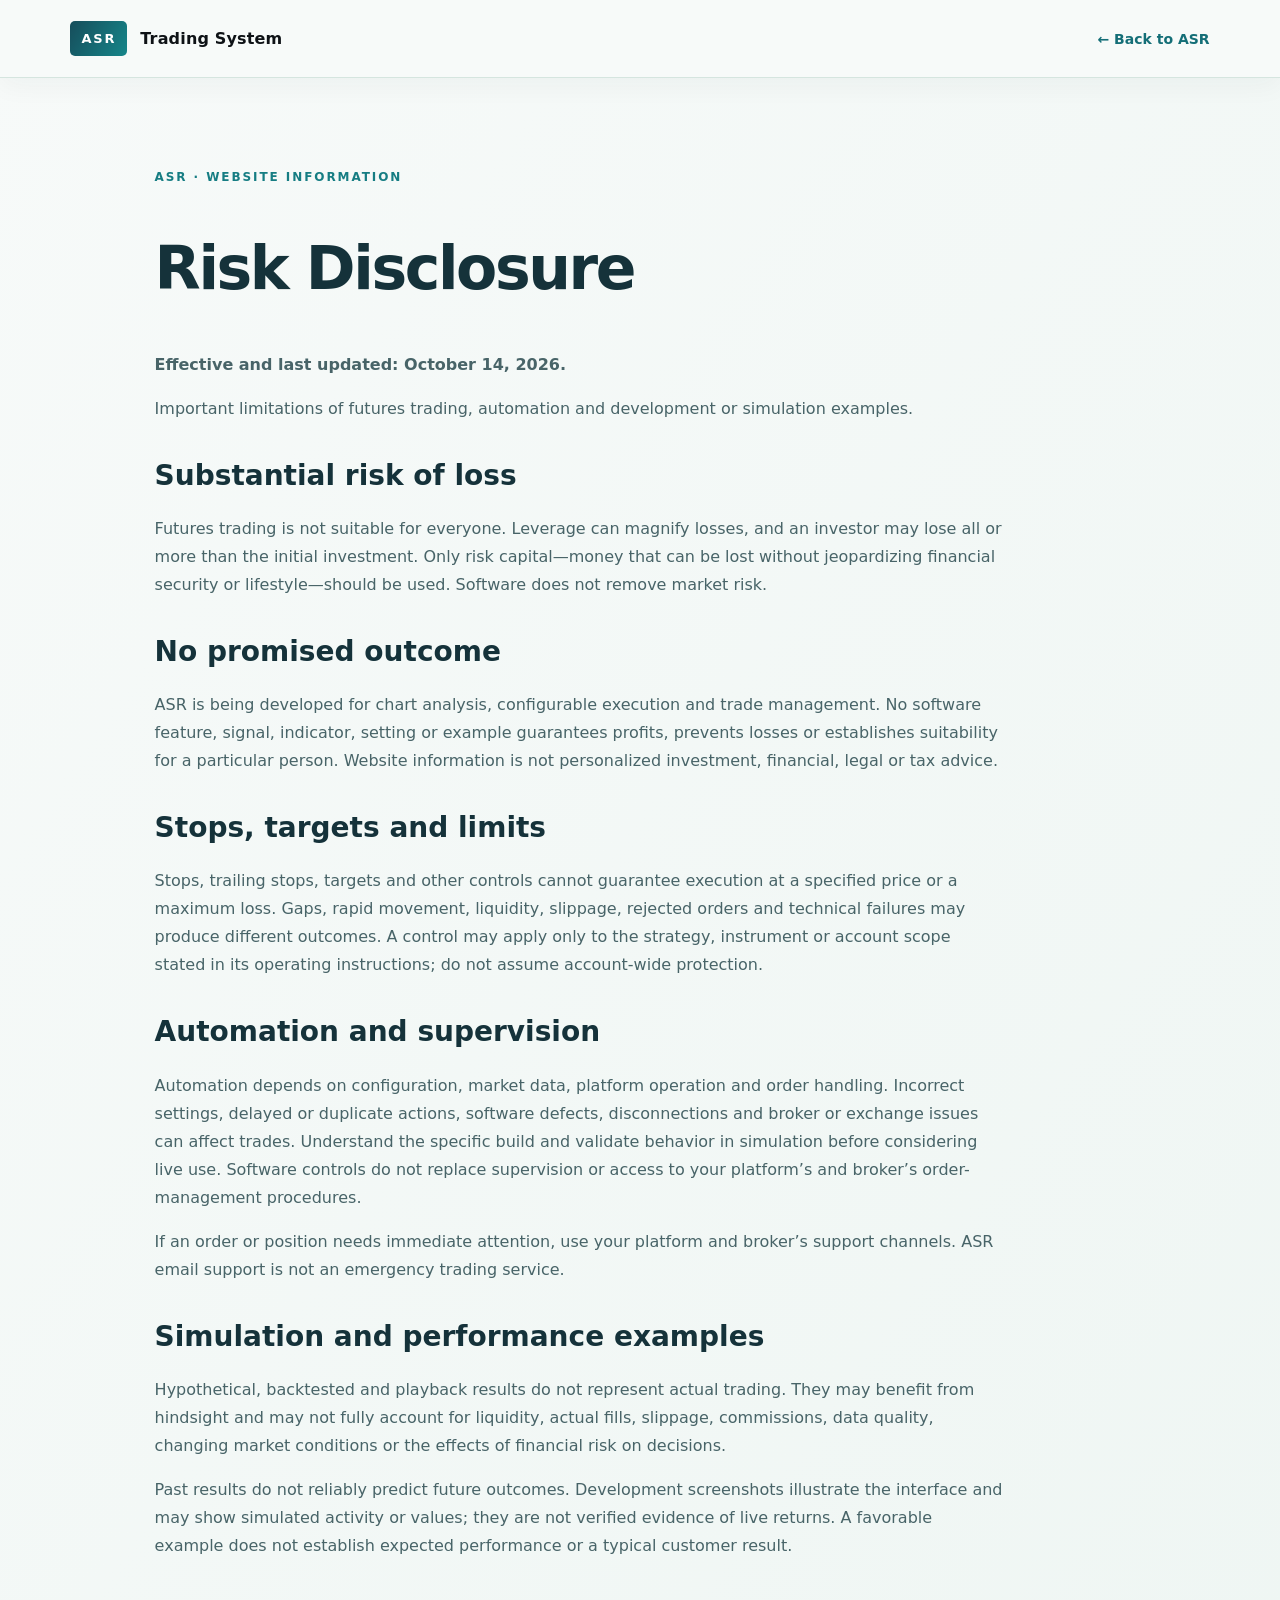
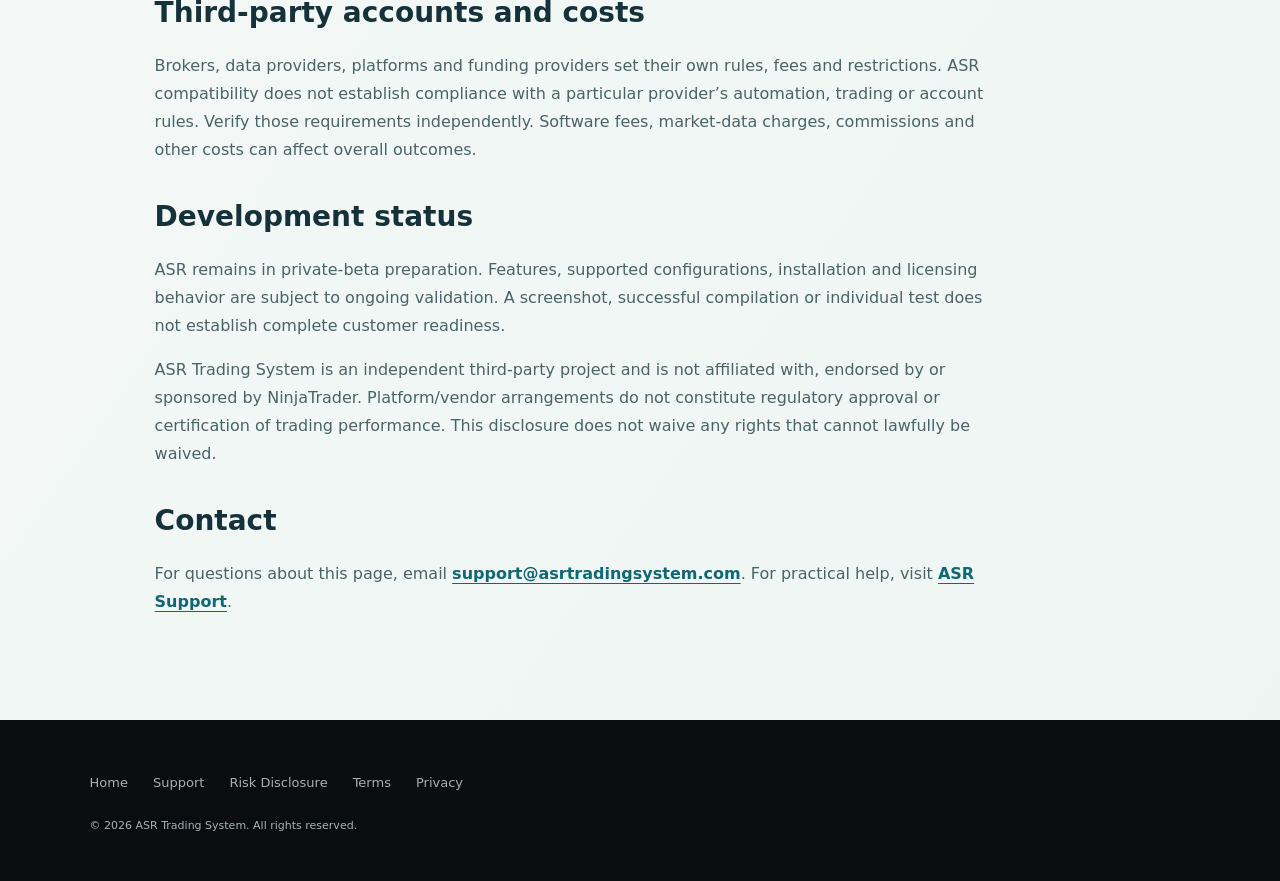
<file: risk.html>
<!doctype html><html lang="en"><head><meta charset="utf-8"><meta http-equiv="Content-Security-Policy" content="default-src 'none'; script-src 'self'; script-src-attr 'none'; style-src 'self'; style-src-attr 'none'; img-src 'self'; font-src 'self'; connect-src 'none'; object-src 'none'; frame-src 'none'; base-uri 'none'; form-action 'self' https://formsubmit.co; upgrade-insecure-requests"><meta name="referrer" content="strict-origin-when-cross-origin"><meta name="viewport" content="width=device-width,initial-scale=1"><title>Risk Disclosure | ASR Trading System</title><meta name="description" content="Important limitations of futures trading, automation and development or simulation examples."><link rel="stylesheet" href="styles.css"><link rel="stylesheet" href="website-refinements.css"><link rel="stylesheet" href="beta-guide.css"><link rel="stylesheet" href="page-details.css"></head><body class="legal-page"><a class="skip-link" href="#main-content">Skip to content</a><header class="nav"><a class="brand" href="index.html"><span class="mark">ASR</span><span>Trading System</span></a><a class="legal-back" href="index.html">← Back to ASR</a></header><main id="main-content"><section class="section"><span class="kicker">ASR · WEBSITE INFORMATION</span><h1>Risk Disclosure</h1><div class="support-copy"><p><strong>Effective and last updated: <time datetime="2026-10-14">October 14, 2026</time>.</strong></p><p>Important limitations of futures trading, automation and development or simulation examples.</p>
<h2>Substantial risk of loss</h2><p>Futures trading is not suitable for everyone. Leverage can magnify losses, and an investor may lose all or more than the initial investment. Only risk capital—money that can be lost without jeopardizing financial security or lifestyle—should be used. Software does not remove market risk.</p>
<h2>No promised outcome</h2><p>ASR is being developed for chart analysis, configurable execution and trade management. No software feature, signal, indicator, setting or example guarantees profits, prevents losses or establishes suitability for a particular person. Website information is not personalized investment, financial, legal or tax advice.</p>
<h2>Stops, targets and limits</h2><p>Stops, trailing stops, targets and other controls cannot guarantee execution at a specified price or a maximum loss. Gaps, rapid movement, liquidity, slippage, rejected orders and technical failures may produce different outcomes. A control may apply only to the strategy, instrument or account scope stated in its operating instructions; do not assume account-wide protection.</p>
<h2>Automation and supervision</h2><p>Automation depends on configuration, market data, platform operation and order handling. Incorrect settings, delayed or duplicate actions, software defects, disconnections and broker or exchange issues can affect trades. Understand the specific build and validate behavior in simulation before considering live use. Software controls do not replace supervision or access to your platform’s and broker’s order-management procedures.</p><p>If an order or position needs immediate attention, use your platform and broker’s support channels. ASR email support is not an emergency trading service.</p>
<h2>Simulation and performance examples</h2><p>Hypothetical, backtested and playback results do not represent actual trading. They may benefit from hindsight and may not fully account for liquidity, actual fills, slippage, commissions, data quality, changing market conditions or the effects of financial risk on decisions.</p><p>Past results do not reliably predict future outcomes. Development screenshots illustrate the interface and may show simulated activity or values; they are not verified evidence of live returns. A favorable example does not establish expected performance or a typical customer result.</p>
<h2>Third-party accounts and costs</h2><p>Brokers, data providers, platforms and funding providers set their own rules, fees and restrictions. ASR compatibility does not establish compliance with a particular provider’s automation, trading or account rules. Verify those requirements independently. Software fees, market-data charges, commissions and other costs can affect overall outcomes.</p>
<h2>Development status</h2><p>ASR remains in private-beta preparation. Features, supported configurations, installation and licensing behavior are subject to ongoing validation. A screenshot, successful compilation or individual test does not establish complete customer readiness.</p><p>ASR Trading System is an independent third-party project and is not affiliated with, endorsed by or sponsored by NinjaTrader. Platform/vendor arrangements do not constitute regulatory approval or certification of trading performance. This disclosure does not waive any rights that cannot lawfully be waived.</p><h2>Contact</h2><p>For questions about this page, email <a href="mailto:support@asrtradingsystem.com">support@asrtradingsystem.com</a>. For practical help, visit <a href="support.html">ASR Support</a>.</p></div></section></main><footer><div class="legal"><a href="index.html">Home</a><a href="support.html">Support</a><a href="risk.html">Risk Disclosure</a><a href="terms.html">Terms</a><a href="privacy.html">Privacy</a></div><p class="copy">© 2026 ASR Trading System. All rights reserved.</p></footer></body></html>
</file>
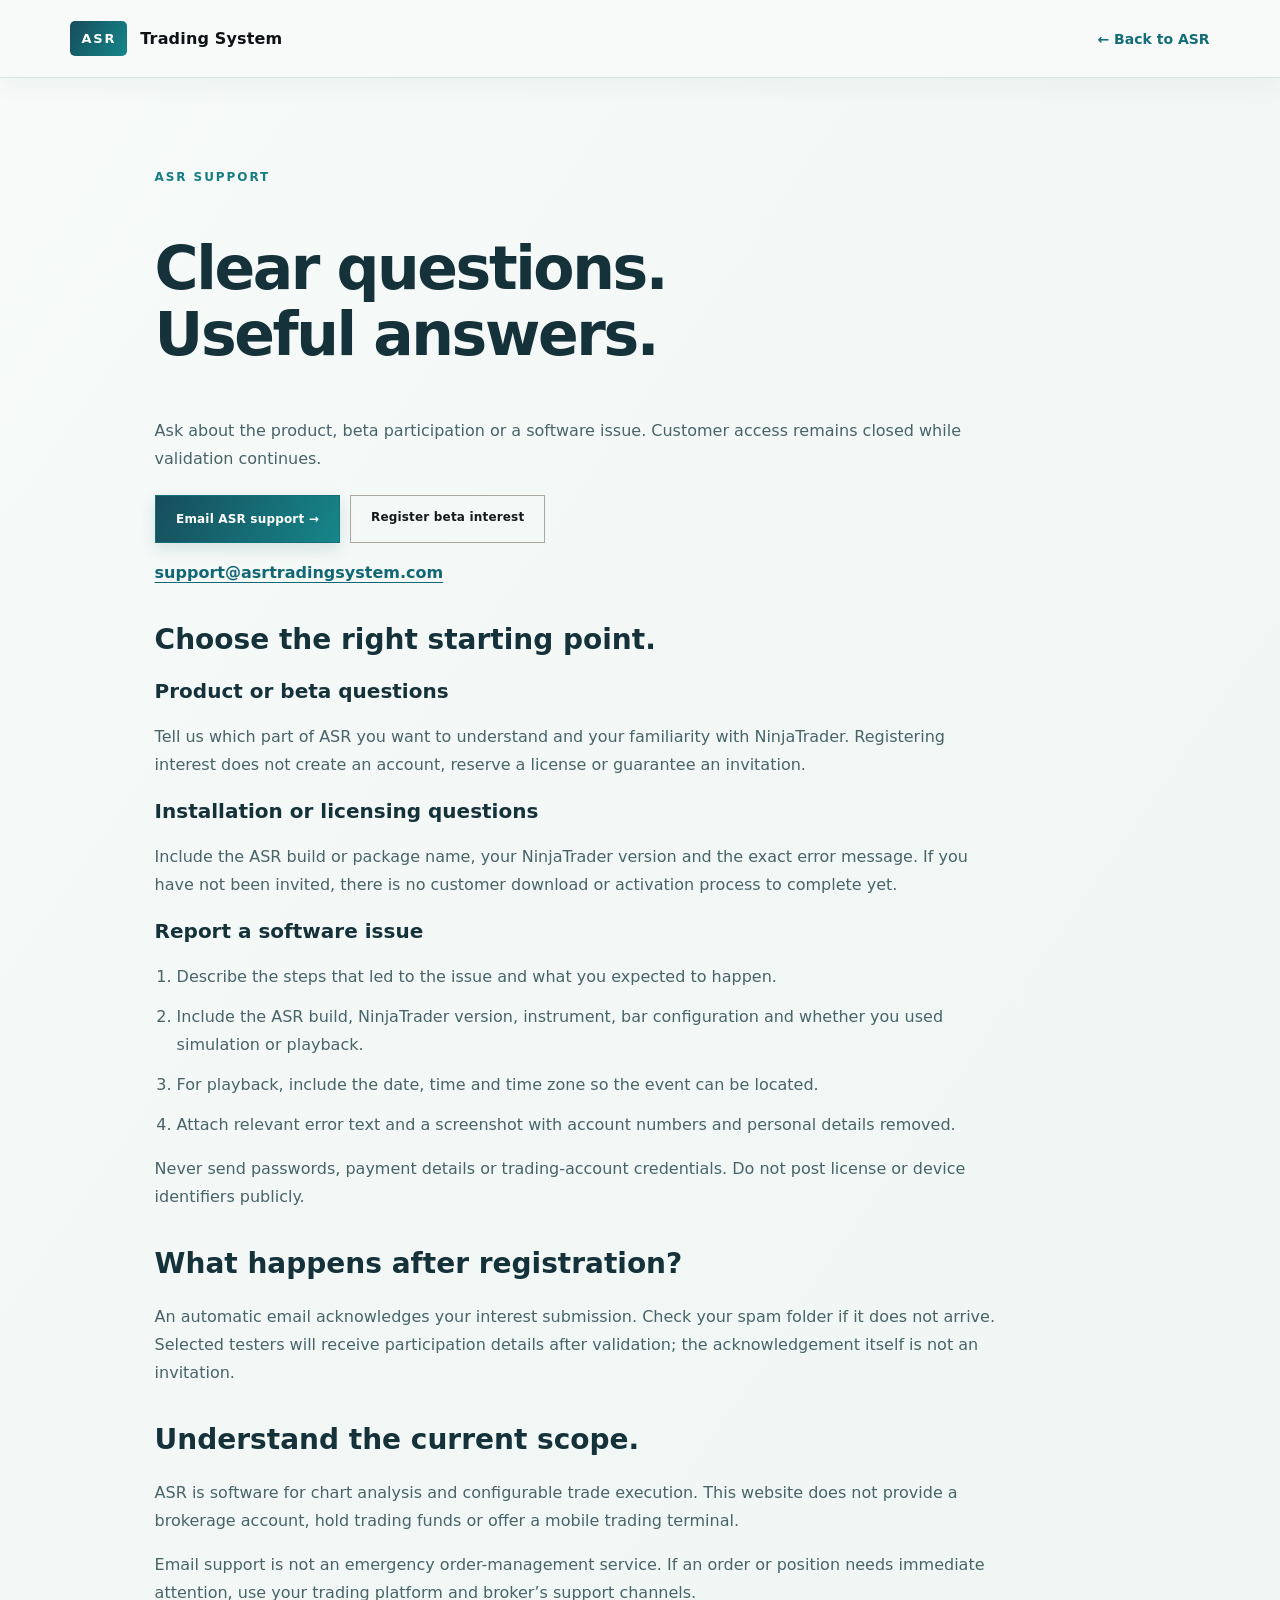
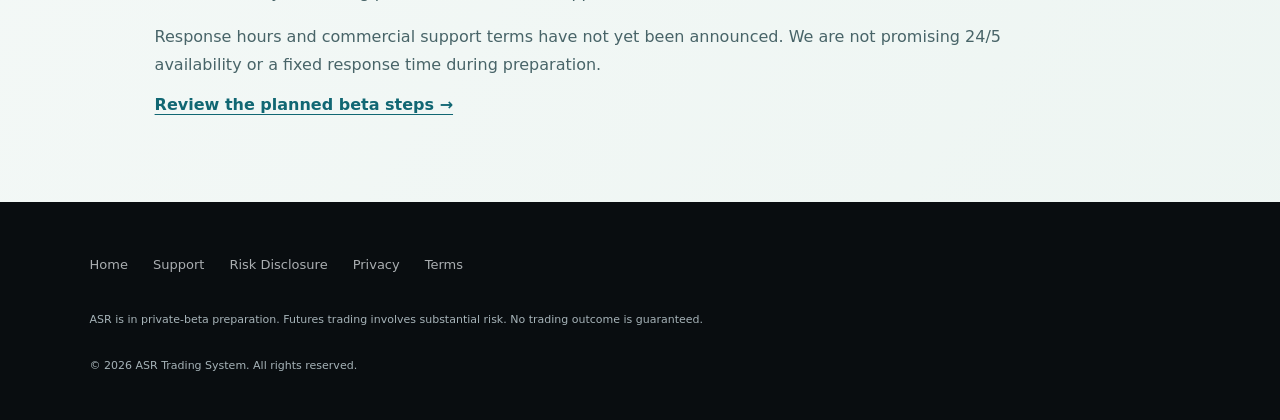
<file: support.html>
<!doctype html><html lang="en"><head><meta charset="utf-8"><meta http-equiv="Content-Security-Policy" content="default-src 'none'; script-src 'self'; script-src-attr 'none'; style-src 'self'; style-src-attr 'none'; img-src 'self'; font-src 'self'; connect-src 'none'; object-src 'none'; frame-src 'none'; base-uri 'none'; form-action 'self' https://formsubmit.co; upgrade-insecure-requests"><meta name="referrer" content="strict-origin-when-cross-origin"><meta name="viewport" content="width=device-width,initial-scale=1"><title>Support | ASR Trading System</title><meta name="description" content="ASR product questions, beta guidance and software issue reporting."><link rel="stylesheet" href="styles.css"><link rel="stylesheet" href="website-refinements.css"><link rel="stylesheet" href="beta-guide.css"><meta name="theme-color" content="#112932"><link rel="stylesheet" href="page-details.css"></head><body class="legal-page"><a class="skip-link" href="#main-content">Skip to content</a><header class="nav"><a class="brand" href="index.html"><span class="mark">ASR</span><span>Trading System</span></a><a class="legal-back" href="index.html">← Back to ASR</a></header><main id="main-content"><section class="section"><span class="kicker">ASR SUPPORT</span><h1>Clear questions.<br>Useful answers.</h1><div class="support-copy"><p>Ask about the product, beta participation or a software issue. Customer access remains closed while validation continues.</p><div class="actions"><a class="btn primary" href="mailto:support@asrtradingsystem.com?subject=ASR%20Support%20Inquiry">Email ASR support →</a><a class="btn" href="index.html#beta">Register beta interest</a></div><p><a href="mailto:support@asrtradingsystem.com">support@asrtradingsystem.com</a></p><h2>Choose the right starting point.</h2><h3>Product or beta questions</h3><p>Tell us which part of ASR you want to understand and your familiarity with NinjaTrader. Registering interest does not create an account, reserve a license or guarantee an invitation.</p><h3>Installation or licensing questions</h3><p>Include the ASR build or package name, your NinjaTrader version and the exact error message. If you have not been invited, there is no customer download or activation process to complete yet.</p><h3>Report a software issue</h3><ol><li>Describe the steps that led to the issue and what you expected to happen.</li><li>Include the ASR build, NinjaTrader version, instrument, bar configuration and whether you used simulation or playback.</li><li>For playback, include the date, time and time zone so the event can be located.</li><li>Attach relevant error text and a screenshot with account numbers and personal details removed.</li></ol><p>Never send passwords, payment details or trading-account credentials. Do not post license or device identifiers publicly.</p><h2>What happens after registration?</h2><p>An automatic email acknowledges your interest submission. Check your spam folder if it does not arrive. Selected testers will receive participation details after validation; the acknowledgement itself is not an invitation.</p><h2>Understand the current scope.</h2><p>ASR is software for chart analysis and configurable trade execution. This website does not provide a brokerage account, hold trading funds or offer a mobile trading terminal.</p><p>Email support is not an emergency order-management service. If an order or position needs immediate attention, use your trading platform and broker’s support channels.</p><p>Response hours and commercial support terms have not yet been announced. We are not promising 24/5 availability or a fixed response time during preparation.</p><a class="guide-link" href="index.html#getting-started">Review the planned beta steps →</a></div></section></main><footer><div class="legal"><a href="index.html">Home</a><a href="support.html">Support</a><a href="risk.html">Risk Disclosure</a><a href="privacy.html">Privacy</a><a href="terms.html">Terms</a></div><p class="fine">ASR is in private-beta preparation. Futures trading involves substantial risk. No trading outcome is guaranteed.</p><p class="copy">© 2026 ASR Trading System. All rights reserved.</p></footer></body></html>
</file>
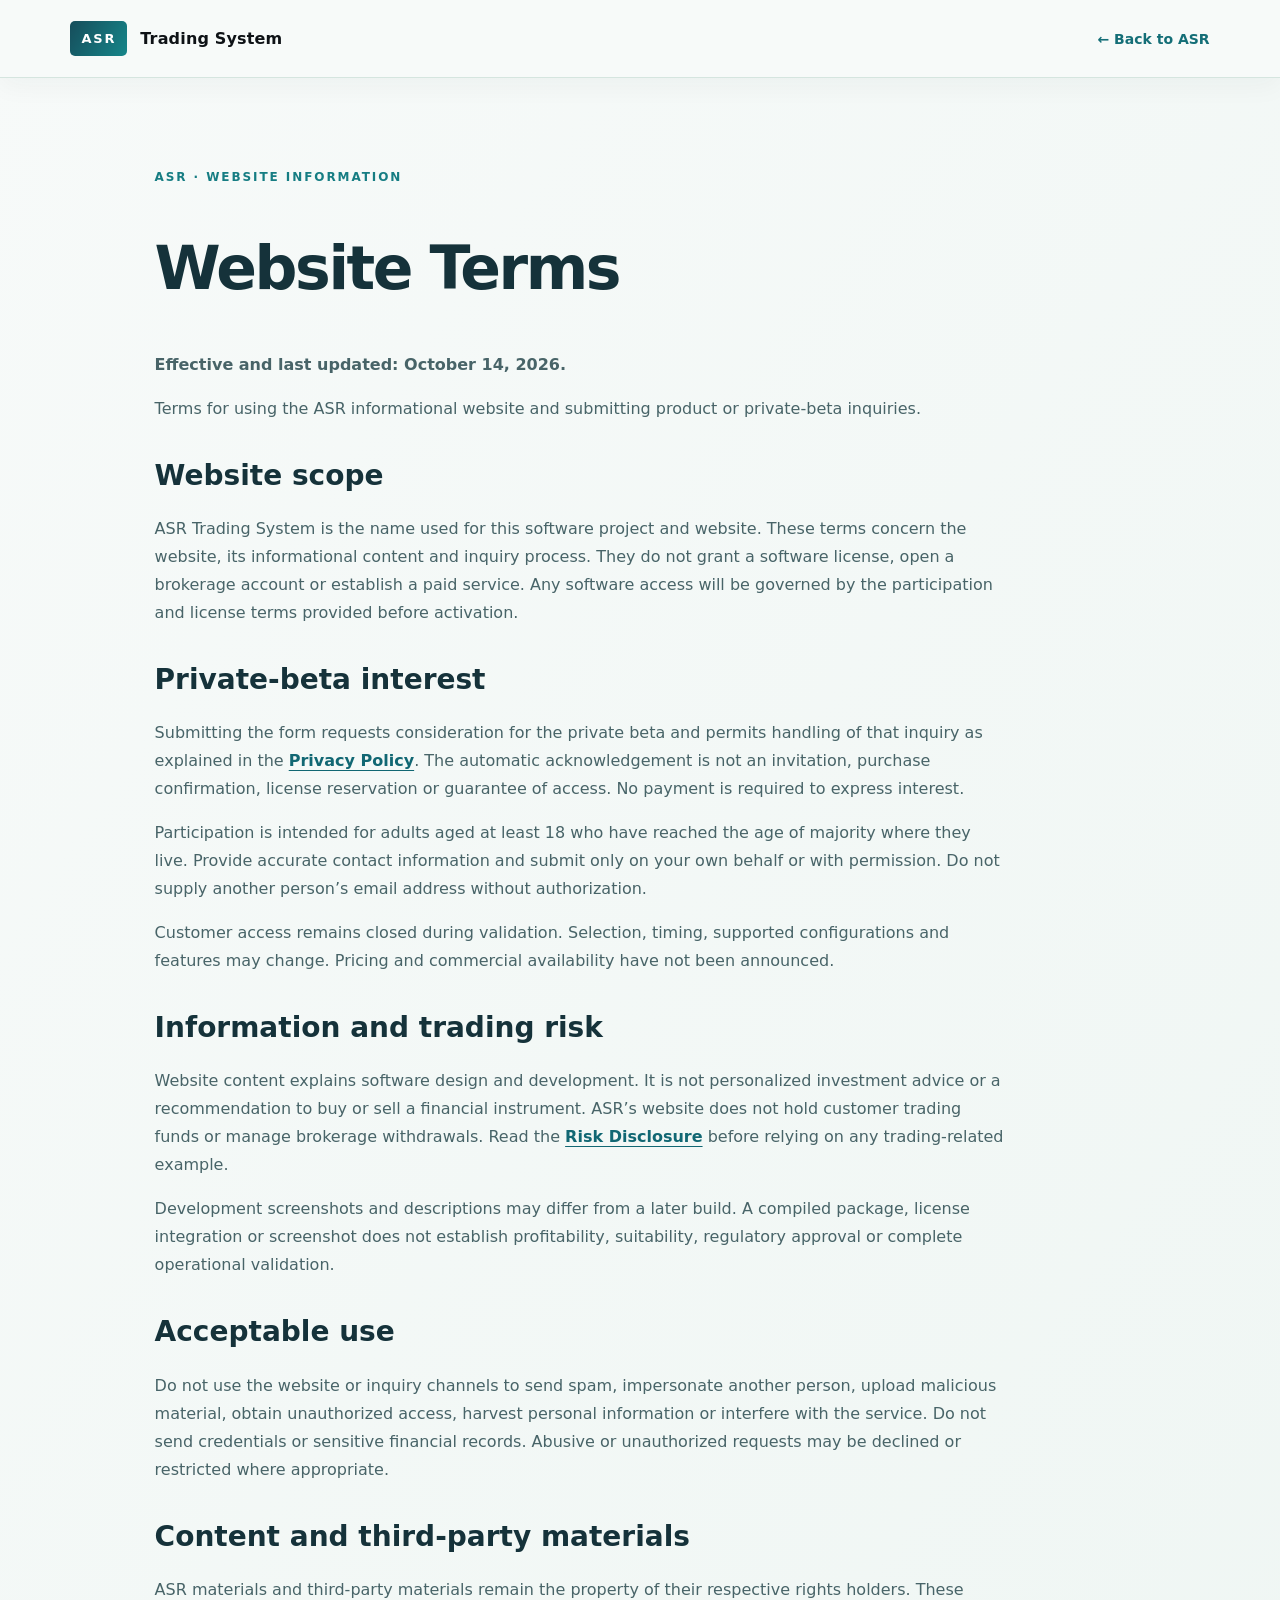
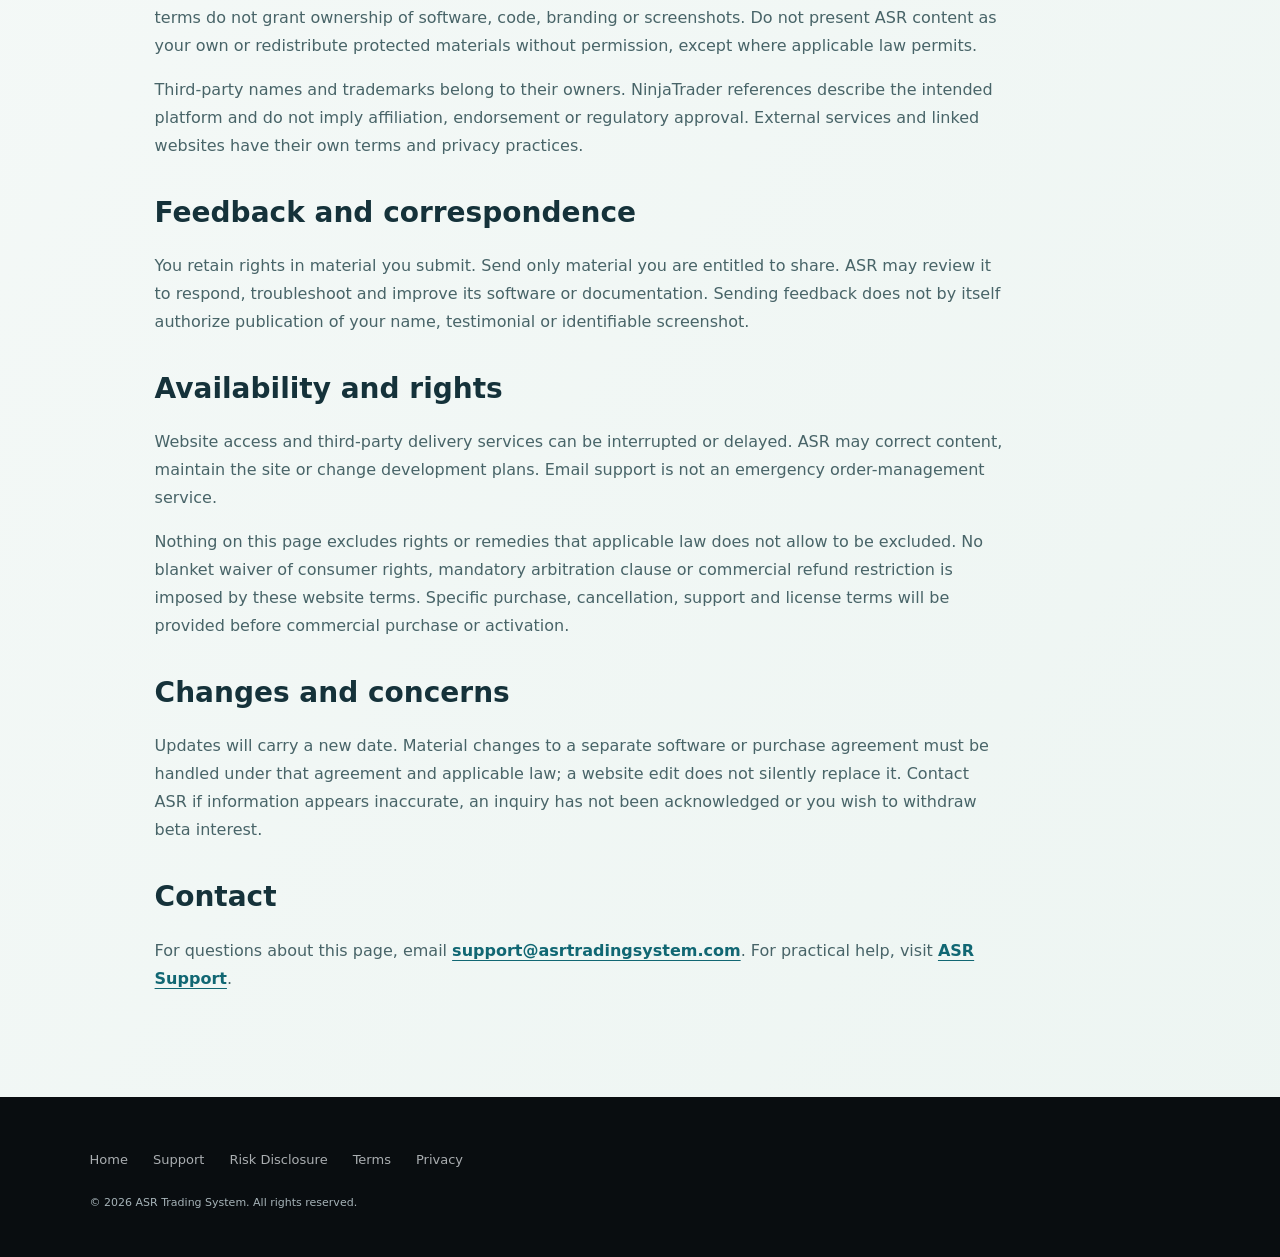
<file: terms.html>
<!doctype html><html lang="en"><head><meta charset="utf-8"><meta http-equiv="Content-Security-Policy" content="default-src 'none'; script-src 'self'; script-src-attr 'none'; style-src 'self'; style-src-attr 'none'; img-src 'self'; font-src 'self'; connect-src 'none'; object-src 'none'; frame-src 'none'; base-uri 'none'; form-action 'self' https://formsubmit.co; upgrade-insecure-requests"><meta name="referrer" content="strict-origin-when-cross-origin"><meta name="viewport" content="width=device-width,initial-scale=1"><title>Website Terms | ASR Trading System</title><meta name="description" content="Terms for using the ASR informational website and submitting product or private-beta inquiries."><link rel="stylesheet" href="styles.css"><link rel="stylesheet" href="website-refinements.css"><link rel="stylesheet" href="beta-guide.css"><link rel="stylesheet" href="page-details.css"></head><body class="legal-page"><a class="skip-link" href="#main-content">Skip to content</a><header class="nav"><a class="brand" href="index.html"><span class="mark">ASR</span><span>Trading System</span></a><a class="legal-back" href="index.html">← Back to ASR</a></header><main id="main-content"><section class="section"><span class="kicker">ASR · WEBSITE INFORMATION</span><h1>Website Terms</h1><div class="support-copy"><p><strong>Effective and last updated: <time datetime="2026-10-14">October 14, 2026</time>.</strong></p><p>Terms for using the ASR informational website and submitting product or private-beta inquiries.</p>
<h2>Website scope</h2><p>ASR Trading System is the name used for this software project and website. These terms concern the website, its informational content and inquiry process. They do not grant a software license, open a brokerage account or establish a paid service. Any software access will be governed by the participation and license terms provided before activation.</p>
<h2>Private-beta interest</h2><p>Submitting the form requests consideration for the private beta and permits handling of that inquiry as explained in the <a href="privacy.html">Privacy Policy</a>. The automatic acknowledgement is not an invitation, purchase confirmation, license reservation or guarantee of access. No payment is required to express interest.</p><p>Participation is intended for adults aged at least 18 who have reached the age of majority where they live. Provide accurate contact information and submit only on your own behalf or with permission. Do not supply another person’s email address without authorization.</p><p>Customer access remains closed during validation. Selection, timing, supported configurations and features may change. Pricing and commercial availability have not been announced.</p>
<h2>Information and trading risk</h2><p>Website content explains software design and development. It is not personalized investment advice or a recommendation to buy or sell a financial instrument. ASR’s website does not hold customer trading funds or manage brokerage withdrawals. Read the <a href="risk.html">Risk Disclosure</a> before relying on any trading-related example.</p><p>Development screenshots and descriptions may differ from a later build. A compiled package, license integration or screenshot does not establish profitability, suitability, regulatory approval or complete operational validation.</p>
<h2>Acceptable use</h2><p>Do not use the website or inquiry channels to send spam, impersonate another person, upload malicious material, obtain unauthorized access, harvest personal information or interfere with the service. Do not send credentials or sensitive financial records. Abusive or unauthorized requests may be declined or restricted where appropriate.</p>
<h2>Content and third-party materials</h2><p>ASR materials and third-party materials remain the property of their respective rights holders. These terms do not grant ownership of software, code, branding or screenshots. Do not present ASR content as your own or redistribute protected materials without permission, except where applicable law permits.</p><p>Third-party names and trademarks belong to their owners. NinjaTrader references describe the intended platform and do not imply affiliation, endorsement or regulatory approval. External services and linked websites have their own terms and privacy practices.</p>
<h2>Feedback and correspondence</h2><p>You retain rights in material you submit. Send only material you are entitled to share. ASR may review it to respond, troubleshoot and improve its software or documentation. Sending feedback does not by itself authorize publication of your name, testimonial or identifiable screenshot.</p>
<h2>Availability and rights</h2><p>Website access and third-party delivery services can be interrupted or delayed. ASR may correct content, maintain the site or change development plans. Email support is not an emergency order-management service.</p><p>Nothing on this page excludes rights or remedies that applicable law does not allow to be excluded. No blanket waiver of consumer rights, mandatory arbitration clause or commercial refund restriction is imposed by these website terms. Specific purchase, cancellation, support and license terms will be provided before commercial purchase or activation.</p>
<h2>Changes and concerns</h2><p>Updates will carry a new date. Material changes to a separate software or purchase agreement must be handled under that agreement and applicable law; a website edit does not silently replace it. Contact ASR if information appears inaccurate, an inquiry has not been acknowledged or you wish to withdraw beta interest.</p><h2>Contact</h2><p>For questions about this page, email <a href="mailto:support@asrtradingsystem.com">support@asrtradingsystem.com</a>. For practical help, visit <a href="support.html">ASR Support</a>.</p></div></section></main><footer><div class="legal"><a href="index.html">Home</a><a href="support.html">Support</a><a href="risk.html">Risk Disclosure</a><a href="terms.html">Terms</a><a href="privacy.html">Privacy</a></div><p class="copy">© 2026 ASR Trading System. All rights reserved.</p></footer></body></html>
</file>
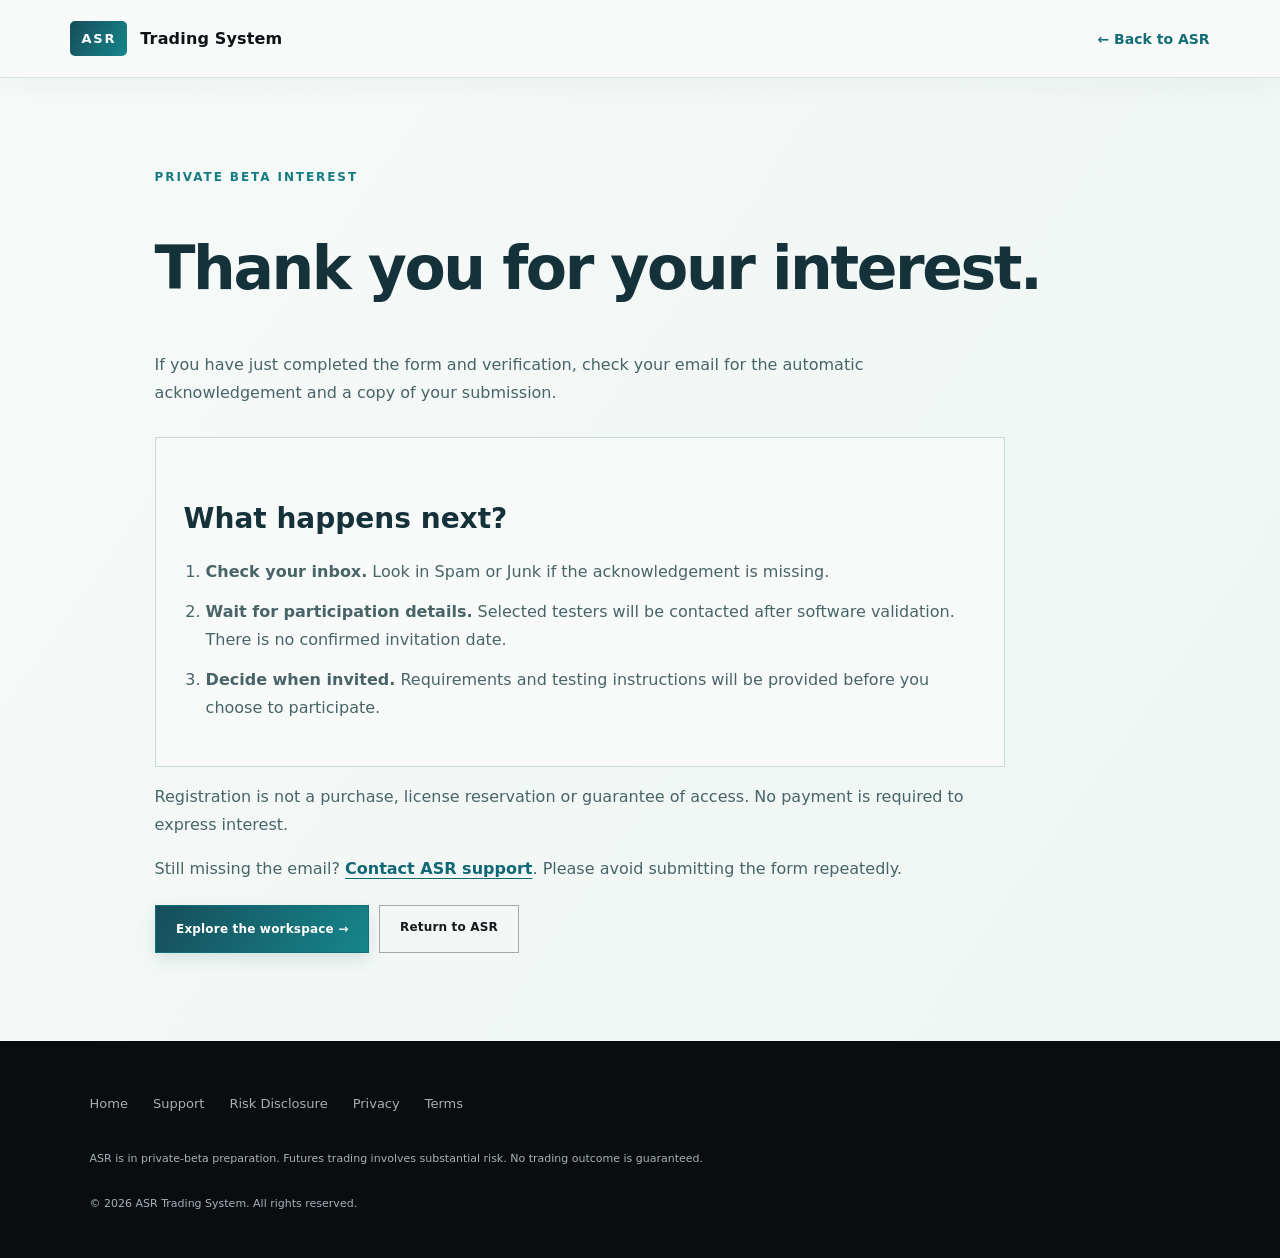
<file: thank-you.html>
<!doctype html><html lang="en"><head><meta charset="utf-8"><meta http-equiv="Content-Security-Policy" content="default-src 'none'; script-src 'self'; script-src-attr 'none'; style-src 'self'; style-src-attr 'none'; img-src 'self'; font-src 'self'; connect-src 'none'; object-src 'none'; frame-src 'none'; base-uri 'none'; form-action 'self' https://formsubmit.co; upgrade-insecure-requests"><meta name="referrer" content="strict-origin-when-cross-origin"><meta name="viewport" content="width=device-width,initial-scale=1"><title>Thank you | ASR Trading System</title><meta name="description" content="Next steps after registering interest in the ASR private beta."><meta name="robots" content="noindex"><link rel="stylesheet" href="styles.css"><link rel="stylesheet" href="website-refinements.css"><link rel="stylesheet" href="beta-guide.css"><meta name="theme-color" content="#112932"><link rel="stylesheet" href="page-details.css"></head><body class="legal-page"><a class="skip-link" href="#main-content">Skip to content</a><header class="nav"><a class="brand" href="index.html"><span class="mark">ASR</span><span>Trading System</span></a><a class="legal-back" href="index.html">← Back to ASR</a></header><main id="main-content"><section class="section"><span class="kicker">PRIVATE BETA INTEREST</span><h1>Thank you for your interest.</h1><div class="support-copy"><p>If you have just completed the form and verification, check your email for the automatic acknowledgement and a copy of your submission.</p><div class="requirements"><h2>What happens next?</h2><ol><li><strong>Check your inbox.</strong> Look in Spam or Junk if the acknowledgement is missing.</li><li><strong>Wait for participation details.</strong> Selected testers will be contacted after software validation. There is no confirmed invitation date.</li><li><strong>Decide when invited.</strong> Requirements and testing instructions will be provided before you choose to participate.</li></ol></div><p>Registration is not a purchase, license reservation or guarantee of access. No payment is required to express interest.</p><p>Still missing the email? <a href="support.html">Contact ASR support</a>. Please avoid submitting the form repeatedly.</p><div class="actions"><a class="btn primary" href="index.html#gallery">Explore the workspace →</a><a class="btn" href="index.html">Return to ASR</a></div></div></section></main><footer><div class="legal"><a href="index.html">Home</a><a href="support.html">Support</a><a href="risk.html">Risk Disclosure</a><a href="privacy.html">Privacy</a><a href="terms.html">Terms</a></div><p class="fine">ASR is in private-beta preparation. Futures trading involves substantial risk. No trading outcome is guaranteed.</p><p class="copy">© 2026 ASR Trading System. All rights reserved.</p></footer></body></html>
</file>
<file: styles.css>
/* ASR premium visual refinement */
:root{--paper:#f5f3ee;--paper2:#ebe8e1;--ink:#0e1216;--muted:#667079;--line:#d4d0c7;--dark:#11161a;--dark2:#0a0e11;--steel:#8b949b;--accent:#668b76;--accent2:#86a493;--warm:#d8d3c8}
*{box-sizing:border-box}html{scroll-behavior:smooth}body{margin:0;background:var(--paper);color:var(--ink);font-family:Inter,ui-sans-serif,system-ui,-apple-system,BlinkMacSystemFont,"Segoe UI",sans-serif;-webkit-font-smoothing:antialiased}a{transition:.25s cubic-bezier(.2,.7,.2,1)}
.nav{height:78px;display:flex;align-items:center;justify-content:space-between;padding:0 5.5vw;border-bottom:1px solid rgba(130,130,120,.28);position:sticky;top:0;background:rgba(245,243,238,.92);backdrop-filter:blur(20px);z-index:50}.brand{display:flex;gap:13px;align-items:center;text-decoration:none;color:var(--ink);font-weight:800;letter-spacing:.01em}.mark{background:var(--ink);color:#fff;padding:10px 11px;border-radius:5px;font-size:13px;letter-spacing:.14em}.nav nav{display:flex;gap:29px}.nav nav a,.footer-nav a,.legal a{color:#5c646b;text-decoration:none;font-size:13px}.nav nav a:hover,.footer-nav a:hover,.legal a:hover{color:var(--ink)}.nav-cta{padding:11px 17px;background:var(--ink);color:#fff;text-decoration:none;font-size:12px;font-weight:800}.nav-cta:hover,.btn.primary:hover{background:#26322c}
.hero{min-height:700px;display:grid;grid-template-columns:minmax(0,1.55fr) minmax(380px,.65fr);border-bottom:1px solid var(--line)}.hero-inner{padding:78px 6.5vw 55px;display:flex;flex-direction:column;justify-content:center}.eyebrow,.section-label{font-size:11px;letter-spacing:.19em;font-weight:850;color:#68727a}.eyebrow i{display:inline-block;width:7px;height:7px;background:var(--accent);border-radius:50%;margin-right:9px}.hero h1{font-size:clamp(60px,7vw,108px);line-height:.89;letter-spacing:-.062em;margin:25px 0 28px;max-width:1080px}.hero h1 span{color:var(--steel)}.lead{max-width:780px;font-size:19px;line-height:1.62;color:#4f5961}.actions{display:flex;gap:10px;margin-top:22px}.btn{display:inline-block;padding:14px 20px;border:1px solid #aaa7a0;text-decoration:none;color:#15191d;font-weight:800;font-size:12px;letter-spacing:.015em}.btn:hover{transform:translateY(-2px);border-color:#15191d}.btn.primary{background:var(--ink);color:#fff;border-color:var(--ink)}.btn.ghost{background:transparent}.hero-meta{display:flex;gap:32px;margin-top:43px;padding-top:18px;border-top:1px solid var(--line);max-width:820px}.hero-meta span{font-size:10px;color:#7b8287;letter-spacing:.07em}.hero-meta b{color:#272d31}
.hero-visual{background:var(--dark);color:#eeeae2;padding:42px 38px;display:flex;flex-direction:column;justify-content:space-between;position:relative;overflow:hidden}.hero-visual:before{content:"";position:absolute;width:500px;height:500px;border:1px solid #293036;border-radius:50%;right:-280px;top:110px}.hero-visual:after{content:"";position:absolute;width:310px;height:310px;border:1px solid #242b30;border-radius:50%;right:-150px;top:205px}.visual-top,.visual-foot{display:flex;justify-content:space-between;position:relative;z-index:2;font-size:9px;letter-spacing:.14em;color:#858d93;font-weight:800}.live{color:#9db4a6}.live i,.ready i{display:inline-block;width:6px;height:6px;border-radius:50%;background:var(--accent2);margin-right:6px;box-shadow:0 0 0 4px rgba(134,164,147,.08)}.visual-core{position:relative;z-index:2;margin:25px 0}.visual-core>small{font-size:9px;color:#727a80;letter-spacing:.17em}.workflow-item{position:relative;border-bottom:1px solid #30373c;padding:18px 0 15px;transition:.25s ease}.workflow-item:hover{padding-left:9px;border-color:var(--accent)}.workflow-item strong{display:block;font-size:42px;line-height:1;color:#454d53;letter-spacing:-.05em}.workflow-item p{font-size:13px;letter-spacing:.12em;font-weight:800;margin:4px 0}.workflow-item span{font-size:8px;letter-spacing:.09em;color:#707980}.trustbar{min-height:62px;background:#0b0f12;color:#a8afb4;display:flex;align-items:center;justify-content:space-around;gap:28px;padding:17px 5vw;font-size:9px;font-weight:800;letter-spacing:.15em;white-space:nowrap;overflow:hidden}
.section{padding:88px 7vw}.intro{padding-bottom:94px}.intro-grid{display:grid;grid-template-columns:1.1fr .75fr;gap:9vw;margin-top:22px;align-items:start}.intro h2,.price-section h2,.release h2,.contact h2,.section-head h2,.execution h2,.philosophy h2{font-size:clamp(44px,5.2vw,74px);line-height:.97;letter-spacing:-.052em;margin:14px 0 25px}.intro h2 em,.price-section h2 em{font-style:normal;color:var(--steel)}.large-copy{font-size:20px!important;line-height:1.52!important;color:#293138!important}.intro-grid p,.price-grid p,.contact p,.release p{font-size:16px;line-height:1.7;color:#626b72}.platform-cards{display:grid;grid-template-columns:repeat(3,1fr);margin-top:58px;border-top:1px solid #cbc7bf;border-left:1px solid #cbc7bf}.platform-cards article{min-height:320px;padding:29px;border-right:1px solid #cbc7bf;border-bottom:1px solid #cbc7bf;display:flex;flex-direction:column;transition:.28s cubic-bezier(.2,.7,.2,1)}.platform-cards article:hover{background:var(--paper2);transform:translateY(-4px);box-shadow:0 18px 35px rgba(22,28,32,.06)}.platform-cards article>span{font-size:34px;color:#bbb7af;font-weight:800}.platform-cards small,.intel-grid small{font-size:9px;letter-spacing:.15em;color:#768087;font-weight:850;margin-top:42px}.platform-cards h3{font-size:27px;margin:9px 0 11px}.platform-cards p{color:#626b72;line-height:1.6}.platform-cards a{margin-top:auto;color:#171b1e;text-decoration:none;font-size:12px;font-weight:800}.platform-cards a:after{content:"  →";color:var(--accent)}
.execution{background:linear-gradient(135deg,#14191d,#0d1215);color:#f0eee8;padding:94px 7vw;display:grid;grid-template-columns:.9fr 1.1fr;gap:7vw;align-items:center}.light{color:#858e94}.execution-copy>p{font-size:16px;line-height:1.68;color:#a3aaaf;max-width:670px}.engine-list{border-top:1px solid #3a4247;margin-top:28px}.engine-list>div{display:grid;grid-template-columns:76px 125px 1fr;gap:17px;align-items:start;border-bottom:1px solid #343c41;padding:17px 0;transition:.2s}.engine-list>div:hover{border-color:#5e7969}.engine-list small{font-size:8px;letter-spacing:.13em;color:#737c82;font-weight:850}.engine-list b{font-size:17px}.engine-list span{font-size:11px;line-height:1.5;color:#92999e}.development-note{font-size:10px!important;color:#747c81!important;margin-top:17px}.control-console{background:var(--dark2);border:1px solid #3b454b;box-shadow:0 28px 70px rgba(0,0,0,.34);transform:translateZ(0);transition:.35s}.control-console:hover{transform:translateY(-5px);box-shadow:0 35px 85px rgba(0,0,0,.42)}.console-head{padding:20px 23px;display:flex;justify-content:space-between;align-items:center;border-bottom:1px solid #30383d;font-size:11px;letter-spacing:.07em}.asr-chip{background:#e8e5de;color:#111;padding:6px 7px;margin-right:9px;font-weight:900}.ready{color:#9cb2a4;font-size:9px}.console-screen{height:205px;padding:18px 23px;border-bottom:1px solid #282f34;background:radial-gradient(circle at 65% 50%,rgba(102,139,118,.10),transparent 37%),linear-gradient(180deg,#11171a,#0b0f12)}.screen-kicker{font-size:8px;letter-spacing:.14em;color:#69737a}.signal-map{height:150px;margin-top:11px;position:relative;overflow:hidden;background:linear-gradient(rgba(255,255,255,.025) 1px,transparent 1px),linear-gradient(90deg,rgba(255,255,255,.025) 1px,transparent 1px);background-size:36px 36px}.axis{position:absolute;background:#30383d}.axis.a1{height:1px;left:0;right:0;top:72px}.axis.a2{width:1px;top:0;bottom:0;left:50%}.trace{position:absolute;height:2px;background:var(--accent2);transform-origin:left center}.trace.t1{width:33%;left:5%;top:101px;transform:rotate(-17deg)}.trace.t2{width:39%;left:36%;top:78px;transform:rotate(13deg);background:#929aa0}.pulse{position:absolute;width:9px;height:9px;border:2px solid var(--accent2);border-radius:50%;box-shadow:0 0 0 5px rgba(134,164,147,.08)}.pulse.p1{left:35%;top:82px}.pulse.p2{left:71%;top:91px}.screen-label{position:absolute;font-size:7px;letter-spacing:.12em;color:#7d878d}.screen-label.l1{left:6%;top:109px}.screen-label.l2{right:8%;top:102px}.console-row{padding:16px 23px;display:flex;justify-content:space-between;gap:20px;border-bottom:1px solid #282f34}.console-row span{color:#747e84;font-size:9px;letter-spacing:.13em}.console-row b{font-size:10px;letter-spacing:.05em}.console-actions{display:grid;grid-template-columns:repeat(3,1fr);gap:1px;background:#343c41;margin:20px}.console-actions span{background:#181e21;padding:12px 8px;text-align:center;font-size:8px;letter-spacing:.08em;color:#a6adb1}.console-actions span:first-child{box-shadow:inset 0 2px 0 var(--accent)}
.price-section{padding-top:88px;padding-bottom:88px}.price-grid{display:grid;grid-template-columns:.85fr 1.15fr;gap:9vw;margin-top:20px}.spec-stack{border-top:1px solid #cbc7bf}.spec-stack>div{display:grid;grid-template-columns:45px 1fr;column-gap:18px;padding:21px 0;border-bottom:1px solid #cbc7bf}.spec-stack span{grid-row:1/3;color:#a8a49c;font-size:12px;font-weight:800}.spec-stack b{font-size:18px}.spec-stack p{grid-column:2;margin:7px 0 0!important;font-size:14px!important}.intelligence{background:#e4e1da}.section-head{display:grid;grid-template-columns:1fr .7fr;gap:8vw;align-items:end}.section-head p{font-size:16px;line-height:1.65;color:#646d73}.intel-grid{display:grid;grid-template-columns:repeat(3,1fr);border-top:1px solid #bdb9b1;border-left:1px solid #bdb9b1;margin-top:8px}.intel-grid article{padding:28px;min-height:195px;border-right:1px solid #bdb9b1;border-bottom:1px solid #bdb9b1;transition:.25s ease}.intel-grid article:hover{background:#d9d6cf;box-shadow:inset 0 3px 0 var(--accent)}.intel-grid small{display:block;margin:0 0 34px}.intel-grid b{display:block;font-size:21px;margin-bottom:8px}.intel-grid p{font-size:13px;color:#636c72;line-height:1.55}.philosophy{background:#0d1215;color:#f0eee9;padding:92px 7vw;display:grid;grid-template-columns:1.1fr .9fr;gap:9vw}.philosophy h2{max-width:800px}.principles{border-top:1px solid #394146}.principles p{display:grid;grid-template-columns:125px 1fr;gap:20px;margin:0;padding:19px 0;border-bottom:1px solid #394146}.principles b{font-size:13px}.principles span{color:#959da2;font-size:13px;line-height:1.5}.release{background:#ddd9d1}.release>div{max-width:1000px}.release p{max-width:700px}.release-track{display:grid;grid-template-columns:repeat(4,1fr);margin-top:44px;border-top:1px solid #aaa69f}.release-track>div{padding:18px 10px 0 0;font-size:11px;font-weight:800;color:#777e83;position:relative}.release-track i{position:absolute;width:9px;height:9px;background:#b4b0a8;border-radius:50%;top:-5px;left:0}.release-track .complete i,.release-track .active i{background:var(--accent)}.release-track .complete,.release-track .active{color:#30373c}.contact{padding-top:82px;padding-bottom:82px}.contact-grid{display:grid;grid-template-columns:1fr 1fr;gap:9vw;margin-top:15px;align-items:start}.contact-grid>div{padding-top:15px}.email{display:block;font-size:clamp(20px,2.5vw,34px);color:#171b1e;text-decoration:none;border-bottom:1px solid #99958e;padding-bottom:12px;margin-bottom:26px}.email:hover{color:#4f735f;border-color:var(--accent)}
.footer-top,.footer-mid{display:flex;justify-content:space-between;gap:40px;align-items:center}footer{background:#090d10;color:#e7e4de;padding:55px 7vw 34px}.footer-brand{color:#f0eee9}.footer-nav,.legal{display:flex;gap:25px;flex-wrap:wrap}.footer-nav a,.legal a{color:#aaaeb1}.footer-mid{margin-top:42px;padding-top:24px;border-top:1px solid #2e363a}.footer-mid p{color:#888f94;font-size:13px}.fine{max-width:1050px;color:#70787d;font-size:11px;line-height:1.65;margin-top:38px}.copy{color:#5d656a;font-size:11px;margin-top:26px}
@media(prefers-reduced-motion:no-preference){.platform-cards article,.intel-grid article,.control-console,.btn{will-change:transform}.pulse{animation:pulse 2.4s ease-in-out infinite}@keyframes pulse{0%,100%{box-shadow:0 0 0 4px rgba(134,164,147,.06)}50%{box-shadow:0 0 0 10px rgba(134,164,147,.015)}}}
@media(max-width:980px){.nav nav,.nav-cta{display:none}.hero{grid-template-columns:1fr;min-height:auto}.hero-inner{padding:75px 6vw 55px}.hero-visual{display:none}.hero h1{font-size:64px}.hero-meta{flex-wrap:wrap}.trustbar{justify-content:flex-start}.section,.execution,.philosophy{padding:70px 6vw}.intro-grid,.price-grid,.execution,.philosophy,.contact-grid,.section-head{grid-template-columns:1fr}.platform-cards,.intel-grid{grid-template-columns:1fr}.platform-cards article{min-height:260px}.platform-cards small{margin-top:30px}.engine-list>div{grid-template-columns:70px 110px 1fr}.release-track{grid-template-columns:1fr 1fr;gap:30px}.release-track>div{border-top:1px solid #bcb8b0;padding-top:14px}.release-track i{display:none}.footer-top,.footer-mid{align-items:flex-start;flex-direction:column}.lead{font-size:17px}.hero-meta{gap:15px 25px}}
@media(max-width:620px){.nav{height:70px;padding:0 5vw}.hero h1{font-size:49px}.hero-inner{padding-top:58px}.actions{flex-direction:column;align-items:flex-start}.engine-list>div{grid-template-columns:1fr}.engine-list span{max-width:420px}.control-console{margin-top:12px}.console-row{flex-direction:column;gap:7px}.console-actions{grid-template-columns:1fr}.hero-meta{display:grid}.section,.execution,.philosophy{padding:58px 5vw}.platform-cards{margin-top:42px}.intro h2,.price-section h2,.release h2,.contact h2,.section-head h2,.execution h2,.philosophy h2{font-size:43px}.trustbar{min-height:54px}.footer-nav,.legal{gap:15px}}
</file>
<file: page-details.css>
/* Extracted presentation rules: keep inline execution and styles disabled by CSP. */

/* Final vendor-review legibility pass */
.hero-visual{background:#10161a!important;color:#fff!important}
.visual-top,.visual-foot{color:#c4cbd0!important;font-size:11px!important;line-height:1.45!important;letter-spacing:.14em!important;font-weight:800!important}
.live{color:#c5dccd!important;font-size:11px!important}.live i{width:8px!important;height:8px!important;box-shadow:0 0 0 5px rgba(134,164,147,.16)!important}
.visual-core>small{display:block;color:#b7c0c6!important;font-size:11px!important;line-height:1.4!important;font-weight:750!important;letter-spacing:.16em!important;margin-bottom:10px!important}
.workflow-item{padding:24px 0 22px!important;border-bottom:1px solid #4a555c!important}
.workflow-item strong{color:#758087!important;font-size:50px!important;font-weight:800!important;line-height:1!important}
.workflow-item p{color:#fffdf7!important;font-size:16px!important;line-height:1.3!important;letter-spacing:.12em!important;font-weight:850!important;margin:8px 0 10px!important}
.workflow-item span{display:block;color:#bdc6cb!important;font-size:11px!important;line-height:1.5!important;letter-spacing:.07em!important;font-weight:550!important}
.hero-visual:before,.hero-visual:after{border-color:#465159!important}
.release-badge{display:inline-flex!important;align-items:center!important;gap:14px!important;margin-top:25px!important;padding:14px 18px!important;border:1px solid rgba(102,139,118,.42)!important;background:rgba(255,255,255,.20)!important;max-width:100%!important}
.release-badge>i{display:block!important;width:8px!important;height:8px!important;min-width:8px!important;border-radius:50%!important;background:var(--accent)!important;box-shadow:0 0 0 5px rgba(102,139,118,.10)!important}
.release-badge>div{display:flex!important;align-items:center!important;gap:16px!important;flex-wrap:wrap!important}.release-badge b{display:block!important;font-size:12px!important;line-height:1.4!important;letter-spacing:.10em!important;white-space:nowrap!important}.release-badge span{display:block!important;font-size:13px!important;line-height:1.45!important;color:#465159!important}
@media(max-width:980px){.release-badge{width:100%!important}.release-badge>div{gap:7px!important}.release-badge b,.release-badge span{width:100%!important}.hero-visual{display:none!important}}

/* Beta experience enhancements */
.beta-banner{background:#14231e;color:#e5f2e9;padding:13px 6%;display:flex;gap:18px;align-items:center;justify-content:center;flex-wrap:wrap;font-size:13px;letter-spacing:.02em}
.beta-banner strong{color:#a9dfb8}.beta-banner a{color:#e5f2e9;text-decoration:underline;text-underline-offset:4px}
.journey{background:#f5f5f0;padding:90px max(6%,calc((100% - 1200px)/2));color:#1d2828}
.journey h2,.faq-wrap h2{font-size:clamp(30px,4vw,52px);line-height:1.12;letter-spacing:-.035em;margin:12px 0 18px}
.journey-lead{max-width:680px;line-height:1.7;color:#4c5a57}
.journey-grid{display:grid;grid-template-columns:repeat(3,minmax(0,1fr));gap:18px;margin-top:32px}
.journey-card{border:1px solid #d7dfd8;background:#fff;padding:30px;min-height:250px;transition:transform .2s,box-shadow .2s}
.journey-card:hover{transform:translateY(-5px);box-shadow:0 18px 40px rgba(14,37,27,.10)}
.journey-card small{font-size:12px;color:#577b65;font-weight:800;letter-spacing:.14em}
.journey-card h3{font-size:25px;margin:20px 0 12px;color:#1b2926}
.journey-card p{line-height:1.65;color:#53605b}
.faq-wrap{padding:90px max(6%,calc((100% - 1000px)/2));background:#10191a;color:#fff}
.faq-wrap .section-label{color:#a2c4ac}
.faq-wrap details{border-bottom:1px solid #435150;padding:22px 0}
.faq-wrap summary{cursor:pointer;font-size:18px;font-weight:700;list-style:none;display:flex;justify-content:space-between;gap:20px}
.faq-wrap summary:after{content:'+';color:#a8c7b0;font-size:24px}
.faq-wrap details[open] summary:after{content:'−'}
.faq-wrap details p{color:#c4d0cc;max-width:760px;line-height:1.7;margin:15px 0 3px}
.beta-invite{padding:50px 6%;background:#dce8df;color:#182921;text-align:center}
.beta-invite h2{font-size:clamp(26px,3vw,42px);margin:0 0 14px}
.beta-invite p{max-width:660px;margin:0 auto 22px;line-height:1.65}
.beta-invite a{display:inline-block;background:#1b3327;color:white;padding:15px 26px;text-decoration:none;font-weight:750}
.beta-invite a:hover{background:#315642}
@media(max-width:800px){.journey-grid{grid-template-columns:1fr}.journey,.faq-wrap{padding:60px 6%}.journey-card{min-height:0}}

/* ASR professional color refresh */
:root{--accent:#16858b;--accent2:#54ada7;--paper:#f5f9f8;--paper2:#eaf3f0;--dark:#12313b;--dark2:#0b202a}
.hero{background:linear-gradient(115deg,#f7fbfa,#e9f4f1)}
.hero h1 span,.intro h2 em,.price-section h2 em{color:#16858b!important}
.mark,.nav-cta,.btn.primary{background:#146e77!important;color:#fff!important}
.hero-visual{background:linear-gradient(145deg,#102b36,#143c42)!important}
.workflow-item strong{color:#63b8b1!important}
.workflow-item:nth-child(2) strong{color:#d4a15c!important}
.workflow-item:nth-child(3) strong{color:#9692d4!important}
.platform-cards article{border-top:3px solid #16858b}
.platform-cards article:nth-child(2){border-top-color:#d4a15c}
.platform-cards article:nth-child(3){border-top-color:#7979b8}
.execution,.philosophy{background:linear-gradient(135deg,#102630,#164149)!important}
.intelligence{background:#f7fbfa}
.release{background:linear-gradient(130deg,#e7f2ee,#f7faf8)}

/* ASR Signature Edition — restrained institutional palette */
:root{--accent:#16868a;--accent2:#50aaa1;--paper:#f7faf9;--paper2:#eaf2ef;--dark:#112932}
.hero{background:radial-gradient(ellipse at 65% 18%,rgba(40,148,145,.13),transparent 48%),linear-gradient(125deg,#f8faf9,#edf5f2)}
.hero h1 span,.intro h2 em,.price-section h2 em{color:#167d83!important}
.mark,.nav-cta,.btn.primary{background:linear-gradient(120deg,#164d5b,#16868a)!important;color:white!important}
.nav-cta:hover,.btn.primary:hover{filter:brightness(1.13)}
.hero-visual{background:linear-gradient(145deg,#102630,#173e45)!important;border-color:#3a6567!important}
.workflow-item strong{color:#65b7b0!important}
.workflow-item:nth-child(2) strong{color:#d3a15d!important}
.workflow-item:nth-child(3) strong{color:#a39ad3!important}
.platform-cards article{border-top:3px solid #16868a;box-shadow:0 12px 36px rgba(20,57,59,.05)}
.platform-cards article:nth-child(2){border-top-color:#d3a15d}
.platform-cards article:nth-child(3){border-top-color:#8882c1}
.execution,.philosophy{background:linear-gradient(125deg,#102831,#174149)!important}
.intelligence{background:#f7faf9}
.release{background:linear-gradient(125deg,#e9f4f0,#f8faf9)}
.beta-invite{background:linear-gradient(130deg,#102c35,#1a5054);color:#f1f8f6}
.beta-invite h2{color:#fff}
.beta-invite p{color:#d6e7e2}
.beta-invite a{background:linear-gradient(110deg,#d6a764,#ebc48e);color:#172e32}
.beta-invite a:hover{background:#f0ce9b}
.beta-form{max-width:720px;margin:32px auto 0;text-align:left;background:#f8faf9;color:#183139;padding:clamp(22px,4vw,40px);border:1px solid #d2e2dc;box-shadow:0 24px 60px rgba(0,0,0,.16)}
.beta-form-grid{display:grid;grid-template-columns:1fr 1fr;gap:16px}
.beta-field{display:flex;flex-direction:column;gap:8px;margin-bottom:17px}
.beta-field label{font-size:12px;font-weight:800;letter-spacing:.06em;color:#26474a}
.beta-field input,.beta-field select,.beta-field textarea{width:100%;border:1px solid #bbceca;border-radius:3px;padding:13px 14px;background:white;color:#183139;font:inherit;font-size:15px}
.beta-field input:focus,.beta-field select:focus,.beta-field textarea:focus{outline:2px solid #16868a;outline-offset:2px}
.beta-form .beta-consent{display:flex;align-items:flex-start;gap:10px;font-size:13px;line-height:1.5;color:#435b5a;margin-bottom:20px}
.beta-form .beta-consent input{margin-top:4px}
.beta-form button{border:0;background:#166f77;color:white;font-weight:800;padding:15px 24px;cursor:pointer;width:100%;font-size:14px}
.beta-form button:hover{background:#10545c}
.beta-form .form-fine{font-size:12px;color:#59706b;margin:14px 0 0;line-height:1.6}
@media(max-width:640px){.beta-form-grid{grid-template-columns:1fr}.beta-form{padding:22px}}

/* ASR presentation and accessibility enhancement */
:focus-visible{outline:3px solid #d6a764!important;outline-offset:4px}
::selection{background:#c4e7de;color:#102c35}
.nav{background:rgba(247,250,249,.94);border-bottom:1px solid #dce9e4}
.nav nav a{position:relative}.nav nav a:hover{color:#14777e}
.nav nav a:after{content:"";position:absolute;left:0;bottom:-7px;width:0;height:2px;background:#16868a;transition:width .2s}.nav nav a:hover:after{width:100%}
.hero-meta b{color:#164b53}
.trustbar{background:#102b35;color:#c4dcd7}
.journey{background:linear-gradient(180deg,#f0f7f4,#f9fbfa)}
.journey-card{border:1px solid #d7e7e1;border-top:3px solid #16868a;border-radius:4px}
.journey-card:nth-child(2){border-top-color:#d6a764}
.journey-card:nth-child(3){border-top-color:#8882c1}
.faq-wrap{background:linear-gradient(145deg,#0c252e,#153b42)}
.faq-wrap details{transition:background .2s;padding-left:12px;padding-right:12px}
.faq-wrap details:hover{background:rgba(255,255,255,.035)}
.faq-wrap details[open]{background:rgba(255,255,255,.045)}
.faq-wrap summary:focus-visible{outline:2px solid #d6a764}
.feature-spotlight{padding:88px max(6%,calc((100% - 1200px)/2));background:#f7faf9}
.feature-spotlight h2{font-size:clamp(34px,4vw,58px);letter-spacing:-.045em;line-height:1.05;margin:14px 0 18px;color:#15323a}
.feature-spotlight>p{color:#4c6667;max-width:710px;line-height:1.7}
.feature-grid{display:grid;grid-template-columns:repeat(3,minmax(0,1fr));gap:18px;margin-top:30px}
.feature-tile{background:#fff;border:1px solid #d5e3df;border-radius:4px;padding:30px;min-height:280px;box-shadow:0 14px 35px rgba(19,49,56,.045);transition:transform .2s,box-shadow .2s}
.feature-tile:hover{transform:translateY(-5px);box-shadow:0 20px 45px rgba(19,49,56,.09)}
.feature-tile .feature-index{font-size:12px;letter-spacing:.16em;font-weight:800;color:#167f85}
.feature-tile:nth-child(2) .feature-index{color:#a57935}
.feature-tile:nth-child(3) .feature-index{color:#7770ae}
.feature-tile h3{font-size:25px;color:#14333b;margin:23px 0 12px}
.feature-tile p{line-height:1.65;color:#506466}
.feature-tile a{display:inline-block;color:#116e76;font-weight:800;text-decoration:none;border-bottom:1px solid #9ccbc8;padding-bottom:5px;margin-top:12px}
.beta-invite{scroll-margin-top:90px}
@media(max-width:850px){.feature-grid{grid-template-columns:1fr}.feature-tile{min-height:0}.feature-spotlight{padding:65px 6%}}
@media(prefers-reduced-motion:reduce){html{scroll-behavior:auto}*,*:before,*:after{transition-duration:.01ms!important;animation-duration:.01ms!important}}

/* Signature finishing details: keep existing page structure */
.nav{box-shadow:0 7px 28px rgba(13,36,43,.045)}
.hero h1{font-weight:730;text-wrap:balance}
.hero .lead{color:#405d61}
.section-label,.eyebrow{color:#4a7779}
.platform-cards article,.journey-card,.feature-tile{transition:transform .22s ease,box-shadow .22s ease}
.platform-cards article:hover{transform:translateY(-3px);box-shadow:0 22px 45px rgba(15,54,62,.09)}
.engine-list>div{border-color:rgba(145,192,188,.24)}
.beta-form{border-top:3px solid #cba36d}
.nav-cta,.btn.primary{box-shadow:0 6px 16px rgba(13,92,99,.14)}
@media(prefers-reduced-motion:reduce){.platform-cards article:hover{transform:none}}

.asr-detail-1{max-width:680px !important;color:#c7d9da !important;font-size:17px !important;line-height:1.75 !important}
.asr-detail-2{display:none !important}
.asr-detail-3{margin-top:0 !important}
</file>
<file: website-refinements.css>
/* Focused usability and presentation corrections; retain the established layout. */
:root{--accent:#16868a;--accent2:#50aaa1;--paper:#f7faf9;--paper2:#eaf2ef;--dark:#112932}
html{scroll-padding-top:100px}
body{overflow-wrap:break-word}
[hidden]{display:none!important}
a:focus-visible,button:focus-visible,summary:focus-visible{outline:3px solid #d6a764;outline-offset:4px}
.skip-link{position:fixed;left:16px;top:-100px;z-index:1000;padding:14px 20px;background:#112932;color:white}
.skip-link:focus{top:12px}
.menu-toggle{display:none}
.nav nav{gap:clamp(12px,1.8vw,25px)}
.nav nav a,.nav-cta{white-space:nowrap}
.hero-meta{line-height:1.7}
.section-label.light,.execution .section-label,.philosophy .section-label{color:#a6c9ca}
.engine-list small{color:#b3cbce;font-size:10px;line-height:1.6}
.engine-list span{color:#c0d0d3;font-size:13px;line-height:1.65}
.development-note{font-size:13px!important;color:#bed0d2!important;line-height:1.65!important}
.fine,.copy{color:#a6b3b8;line-height:1.75}
.execution{grid-template-columns:minmax(0,1.2fr) minmax(0,.8fr)}
.engine-list>div{grid-template-columns:90px minmax(100px,.65fr) minmax(0,1fr)}
.execution-preview{margin:0;padding:26px;border:1px solid #426269;background:#0b202a;text-align:center}
.execution-preview img{display:block;max-width:100%;width:260px;height:auto;margin:auto}
.execution-preview figcaption{max-width:420px;margin:24px auto 0;text-align:left;color:#c1d1d4;font-size:13px;line-height:1.7}
.execution-preview figcaption strong{display:block;color:#e7c395;margin-bottom:7px;font-size:15px}
.product-gallery{background:linear-gradient(135deg,#102630,#173e45);color:#f6faf8}
.product-gallery .section-label{color:#d8b681}
.product-gallery h2{font-size:clamp(32px,4.5vw,60px);line-height:1.08;letter-spacing:-.04em;margin:18px 0}
.gallery-lead{color:#c7d9da;font-size:17px;line-height:1.7;max-width:760px}
.gallery-switcher{display:flex;flex-wrap:wrap;gap:10px;margin:28px 0 18px}
.gallery-switcher button{font:inherit;font-size:14px;font-weight:700;min-height:44px;padding:11px 18px;border:1px solid #63858a;background:#102b35;color:#cfe2e2;cursor:pointer}
.gallery-switcher button:hover{border-color:#d6a764}
.gallery-switcher button[aria-pressed=true]{background:#286a70;color:#fff;border-color:#80c5be}
.gallery-frame{margin:0;border:1px solid #56767d;background:#091923}
.gallery-frame>a{display:flex;align-items:center;justify-content:center;min-height:200px;aspect-ratio:1700/1004;background:#080e12;cursor:zoom-in}
.gallery-frame img{display:block;max-width:100%;width:auto;height:auto;max-height:670px;object-fit:contain}
.gallery-frame figcaption{padding:22px 25px;display:flex;align-items:center;justify-content:space-between;gap:25px;border-top:1px solid #37535d}
.gallery-frame figcaption strong{font-size:18px;color:#f1f6f4}
.gallery-frame figcaption p{margin:8px 0 0;color:#bcd0d3;font-size:14px;line-height:1.7}
.gallery-frame figcaption>a{color:#edc58d;white-space:nowrap;font-size:14px;min-height:44px;display:inline-flex;align-items:center}
.gallery-note{max-width:950px;font-size:13px;line-height:1.7;color:#b6c9cd;margin:20px 0 0}
#screenshot-dialog{width:min(1500px,96vw);max-width:96vw;max-height:94dvh;padding:0;border:1px solid #60818a;background:#091923;color:#edf5f4}
#screenshot-dialog::backdrop{background:#000d}
.dialog-header{display:flex;align-items:center;justify-content:space-between;gap:20px;padding:14px 20px}
.dialog-header h2{font-size:18px;line-height:1.4;margin:0}
.dialog-header button{font:inherit;min-height:44px;padding:10px 18px;border:1px solid #739a9c;background:#174a52;color:white;cursor:pointer;white-space:nowrap}
#enlarged-screenshot{display:block;max-width:100%;max-height:72dvh;object-fit:contain;margin:auto}
#screenshot-dialog>p{padding:0 20px;font-size:12px;color:#b9cfd0;line-height:1.6}
.beta-invite .contact-notice{max-width:720px;padding:18px 22px;border:1px solid #ba9866;background:#15383e;color:#ecdfc9;text-align:left;font-size:14px;line-height:1.65}
.contact-notice strong{display:block;color:#ffe0b3;margin-bottom:6px}
.beta-form .beta-consent a,.beta-form .form-fine a{display:inline;background:none;color:#11616b;padding:0;font-weight:700;text-decoration:underline;text-underline-offset:3px;overflow-wrap:anywhere}
.beta-form .beta-consent input{min-width:18px;min-height:18px}
.beta-form button{min-height:48px}
.email{overflow-wrap:anywhere}
.legal-page{background:linear-gradient(125deg,#f7faf9,#edf5f2)}
.legal-page .nav{background:#f7faf9;border-color:#d5e5df}
.legal-page .mark{background:linear-gradient(120deg,#164d5b,#16868a);color:white}
.legal-page .section{max-width:1150px;margin:auto;min-height:65vh}
.legal-page h1{font-size:clamp(34px,5vw,60px);line-height:1.1;letter-spacing:-.04em;color:#15323a}
.legal-page .kicker{color:#167d83;font-size:12px;font-weight:800;letter-spacing:.16em}
.legal-back{color:#146e77;font-size:14px;font-weight:700;text-decoration:none;padding:12px 0}
@media(max-width:1150px){
 .nav{height:auto;min-height:78px;flex-wrap:wrap;gap:12px;padding:14px 5vw}
 .nav nav{display:flex;flex-basis:100%;order:3;flex-wrap:wrap;gap:0;background:#f7faf9}
 .nav nav a{padding:13px 15px;min-height:44px}
 .nav-cta{display:inline-block;margin-left:auto}
 .has-js .menu-toggle{display:inline-flex;gap:10px;align-items:center;order:2;min-height:44px;padding:10px 14px;border:1px solid #90acae;background:#f7faf9;color:#153b42;font:inherit;font-weight:700}
 .has-js .nav nav{display:none}
 .has-js .nav nav.is-open{display:flex;position:absolute;top:100%;left:0;right:0;border-bottom:1px solid #b2cbca;padding:12px 5vw;box-shadow:0 12px 22px #10263020;max-height:65vh;overflow:auto}
 .has-js .nav nav.is-open a{flex:1 0 40%}
}
@media(max-width:980px){.execution{grid-template-columns:1fr}.execution-preview{max-width:600px;width:100%;margin:auto}.trustbar{flex-wrap:wrap;justify-content:center;white-space:normal;gap:16px 24px;text-align:center}.gallery-frame figcaption{align-items:flex-start;flex-direction:column;gap:8px}}
@media(max-width:620px){html{scroll-padding-top:100px}.nav{min-height:70px;padding:10px 4vw;gap:8px}.brand{gap:8px;font-size:13px}.mark{padding:10px 8px}.nav-cta{font-size:10px;padding:13px 9px;box-shadow:none!important}.has-js .menu-toggle{padding:10px;font-size:12px}.menu-toggle span{display:none}.engine-list>div{grid-template-columns:1fr}.gallery-switcher{gap:8px}.gallery-switcher button{flex:1 0 40%;padding:10px}.gallery-frame>a{min-height:150px}.gallery-frame figcaption{padding:18px}.gallery-frame img{max-height:400px}.legal-page .nav{flex-wrap:nowrap}.legal-back{font-size:12px}.principles p{grid-template-columns:1fr;gap:8px}.execution-preview{padding:20px}.product-gallery h2{font-size:34px}}
@media(max-width:360px){.nav .brand>span:last-child{max-width:60px}.nav-cta{font-size:9px}.hero h1{font-size:43px}.gallery-frame>a{min-height:120px}}
@media(prefers-reduced-motion:reduce){html{scroll-behavior:auto!important}*,*::before,*::after{animation:none!important;transition:none!important}}
</file>
<file: beta-guide.css>
/* Beta information pages; retain ASR's navy, teal, gold and violet palette. */
.asr-guide{padding:75px 7vw;background:#f7faf9;color:#15323a}
.asr-guide h2{font-size:clamp(32px,4.5vw,58px);letter-spacing:-.04em;line-height:1.08;margin:16px 0 22px}
.guide-lead{max-width:800px;font-size:17px;line-height:1.75;color:#486468}
.guide-tint{background:linear-gradient(125deg,#edf5f2,#f7faf9)}
.guide-grid{display:grid;grid-template-columns:repeat(3,minmax(0,1fr));gap:20px;margin:30px 0}
.guide-grid article{padding:28px;background:#fff;border:1px solid #cbded8;border-top:3px solid #16868a}
.guide-grid article:nth-child(2){border-top-color:#d3a15d}.guide-grid article:nth-child(3){border-top-color:#8882c1}
.guide-grid h3{font-size:23px;line-height:1.25;margin:18px 0 12px}
.guide-grid p,.requirements li,.development-update p,.support-copy p,.support-copy li{font-size:16px;line-height:1.75;color:#486468}
.guide-number{font-size:11px;letter-spacing:.12em;font-weight:800;color:#146e77}
.requirements,.development-update{padding:28px;border:1px solid #c5dad4;margin-top:30px;background:#f7faf9}
.requirements h3,.development-update h3{font-size:24px;line-height:1.3;margin:12px 0 18px;color:#15323a}
.requirements ul,.support-copy ul,.support-copy ol{padding-left:22px}.requirements li,.support-copy li{margin-bottom:12px}
.guide-link,.support-copy a:not(.btn){color:#116773;text-underline-offset:4px;font-weight:700}
.mode-table-wrap{overflow-x:auto;margin-top:30px;border:1px solid #bfd6cf}
.mode-table{width:100%;border-collapse:collapse;min-width:620px;font-size:15px;line-height:1.65}
.mode-table caption{text-align:left;padding:16px 20px;font-weight:750;background:#e7f1ed}
.mode-table th,.mode-table td{padding:20px;text-align:left;vertical-align:top;border-bottom:1px solid #cbded8}
.mode-table thead{background:#123640;color:#fff}.mode-table tbody th{width:23%;color:#145d67}.mode-table tbody tr:last-child>*{border-bottom:0}
.guide-note{font-size:14px;color:#4b666b;line-height:1.7}
.screenshot-guide{padding:20px 24px;border-left:3px solid #d3a15d;background:#14343e;margin-top:24px;color:#d6e5e5}
.screenshot-guide>strong{color:#edc58d}.screenshot-guide p{font-size:14px;line-height:1.9;margin:9px 0 0}.screenshot-guide b{color:#f1f6f4}
.support-copy{max-width:850px}.support-copy h2{font-size:28px;margin-top:36px;color:#15323a}.support-copy h3{font-size:20px;color:#15323a}
.support-copy .btn.primary{background:linear-gradient(120deg,#164d5b,#16868a);color:#fff;border-color:#146e77;line-height:1.5}
.support-copy .guide-note{font-size:14px}.support-copy .actions{flex-wrap:wrap}
@media(max-width:800px){.asr-guide{padding:55px 6vw}.guide-grid{grid-template-columns:1fr}.guide-grid article{padding:23px}.requirements,.development-update{padding:22px}.mode-table th,.mode-table td{padding:15px}.screenshot-guide{padding:16px}}
</file>
